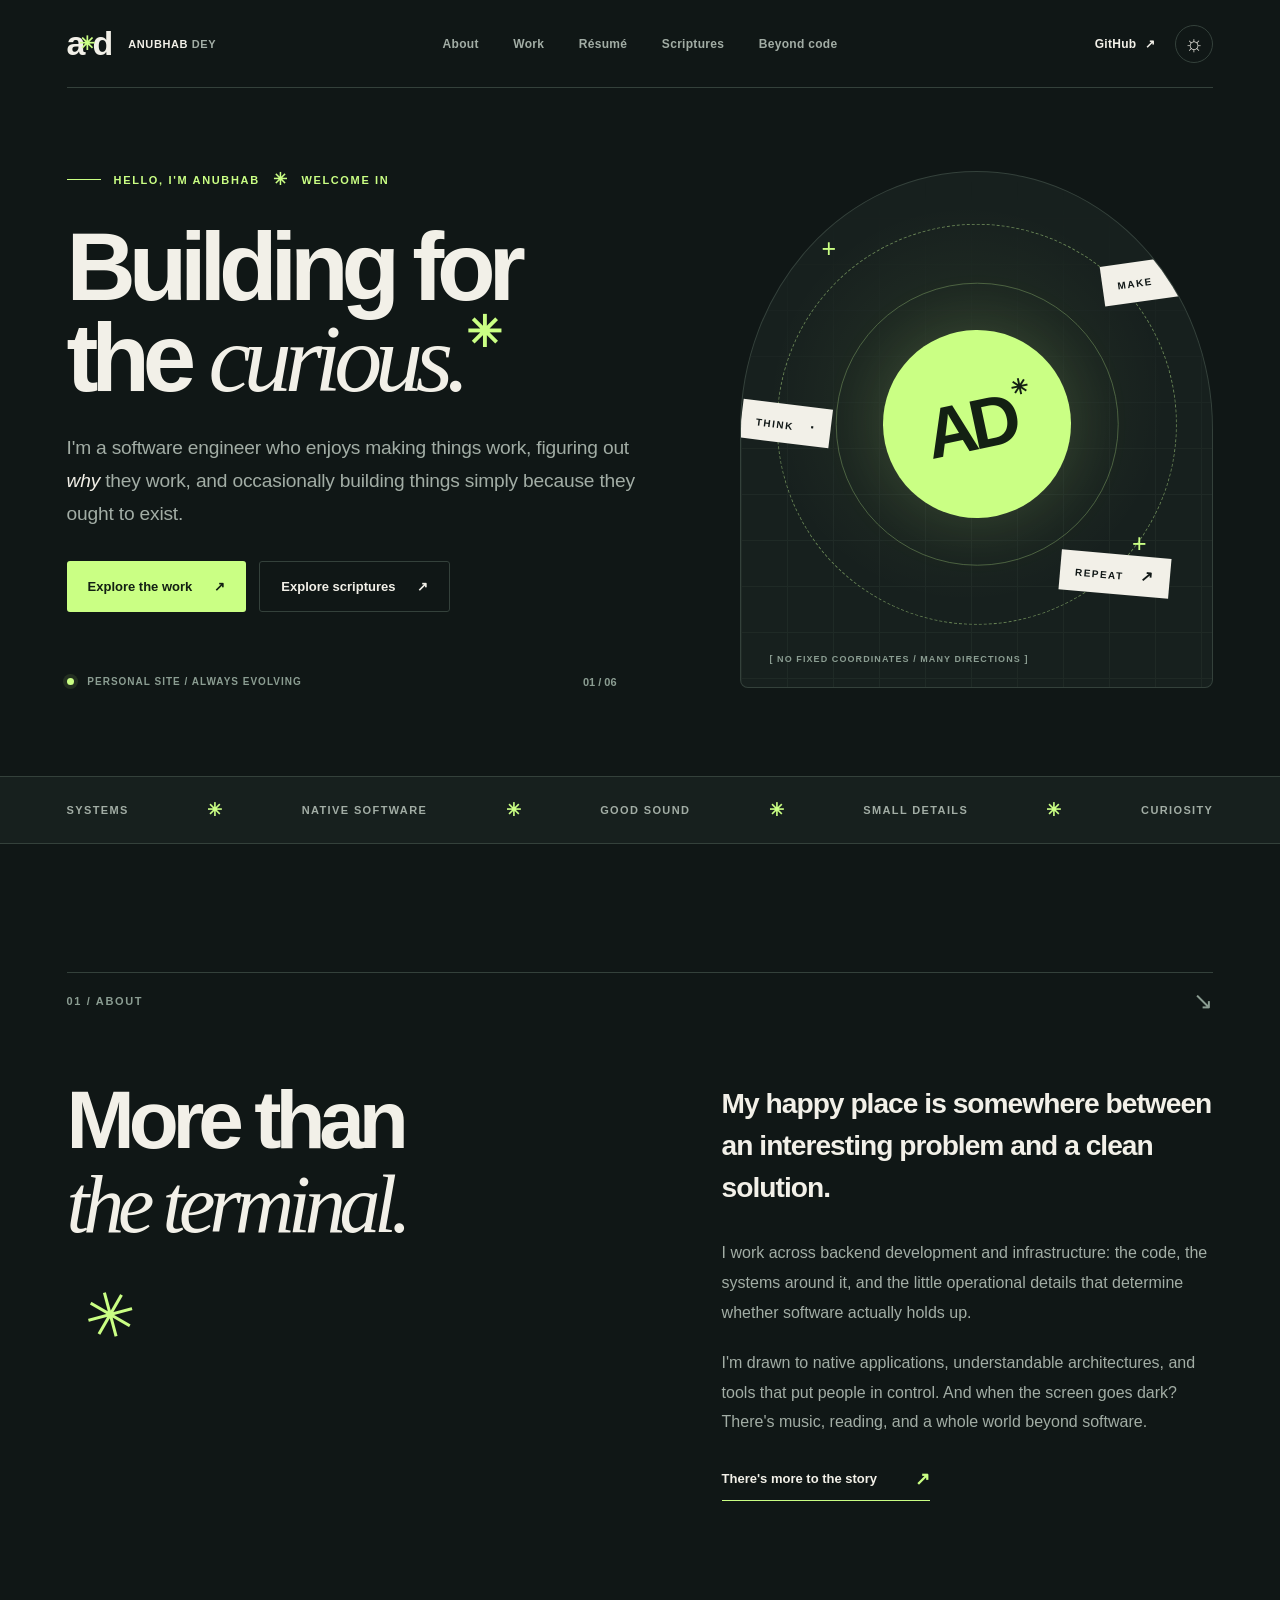
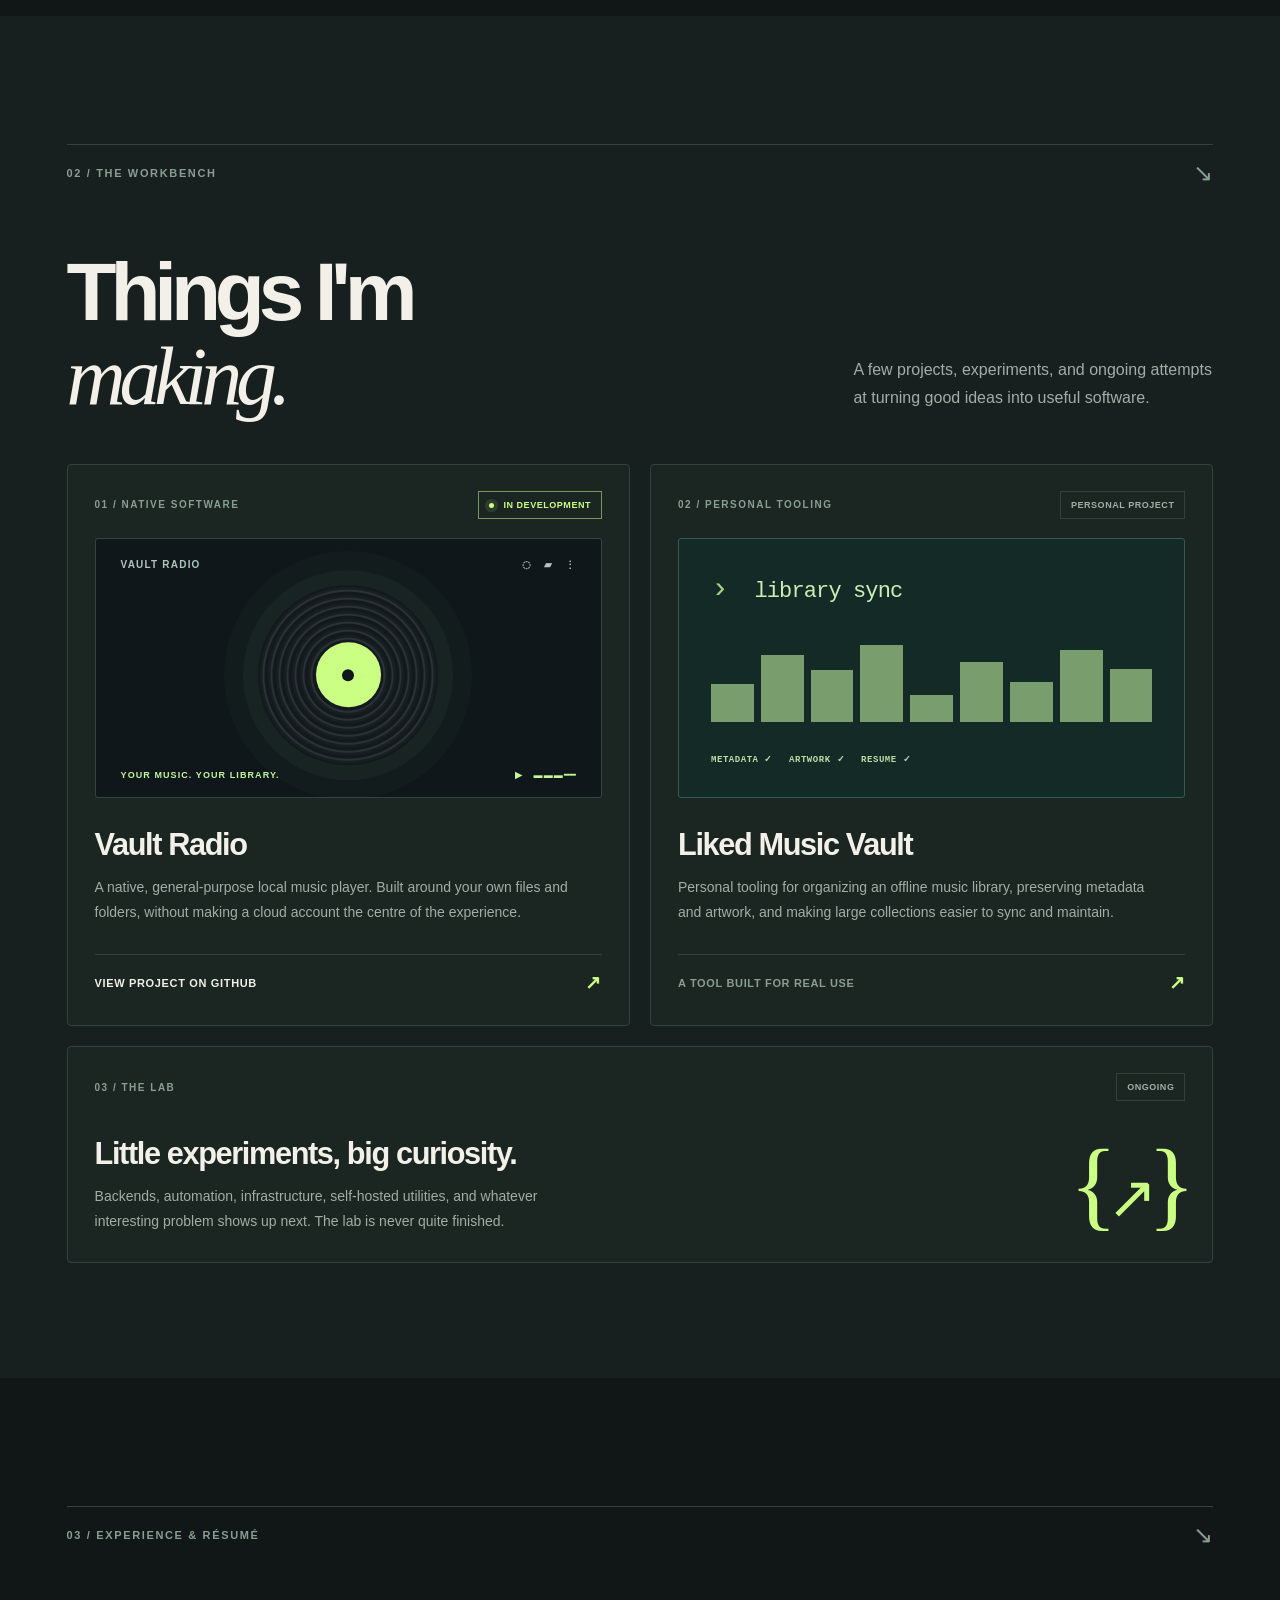
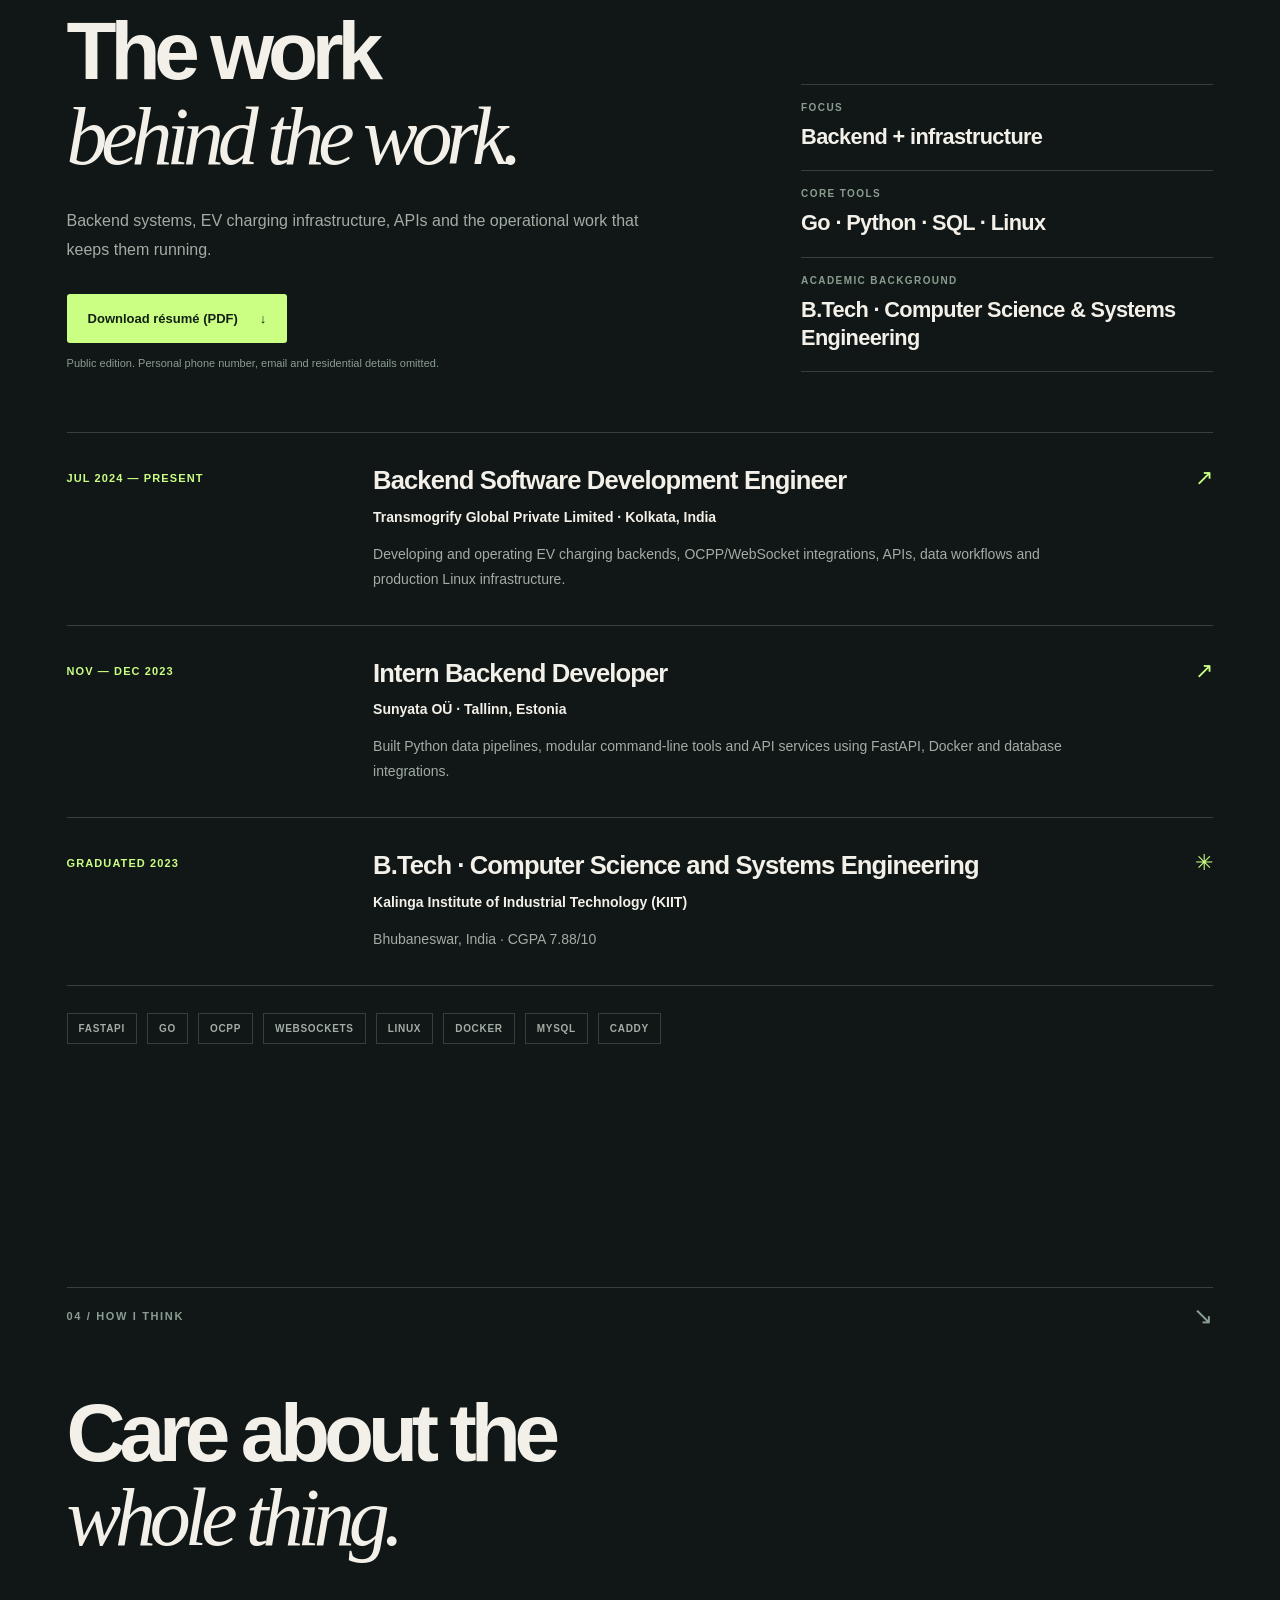
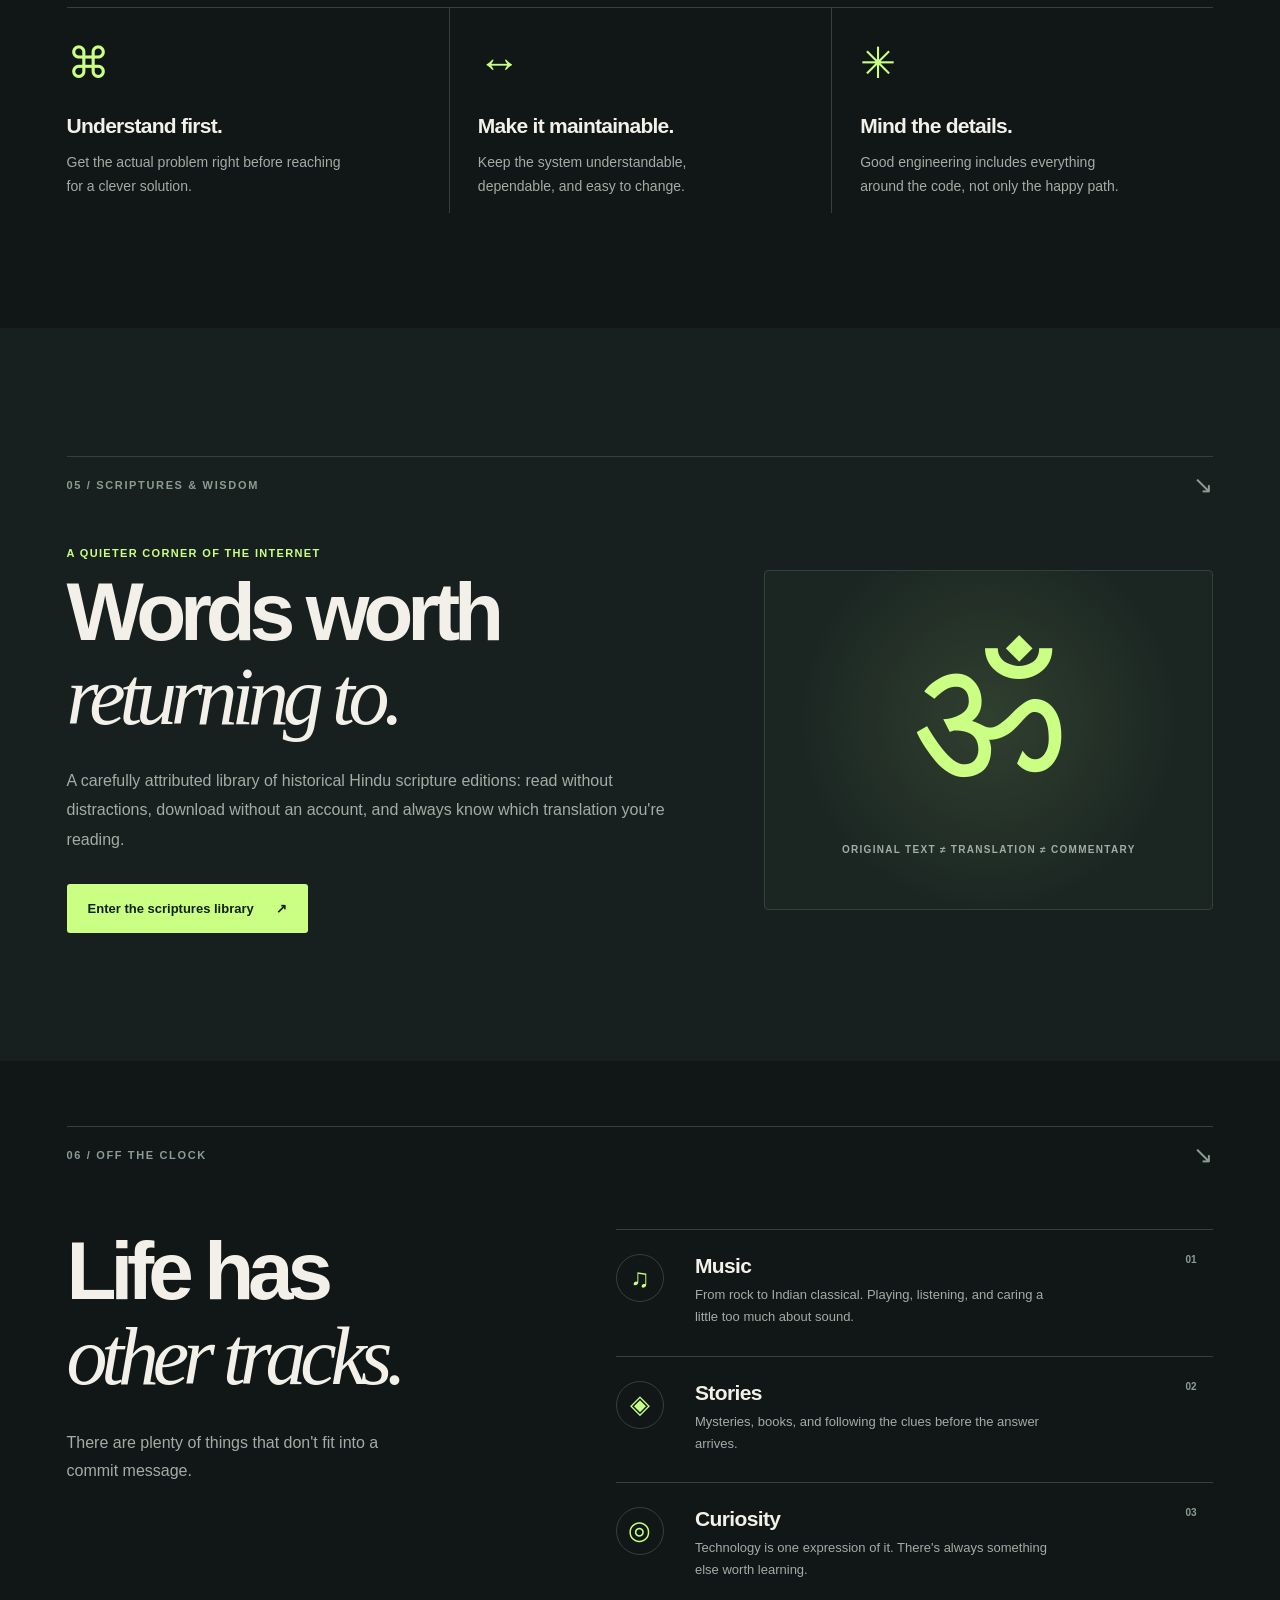
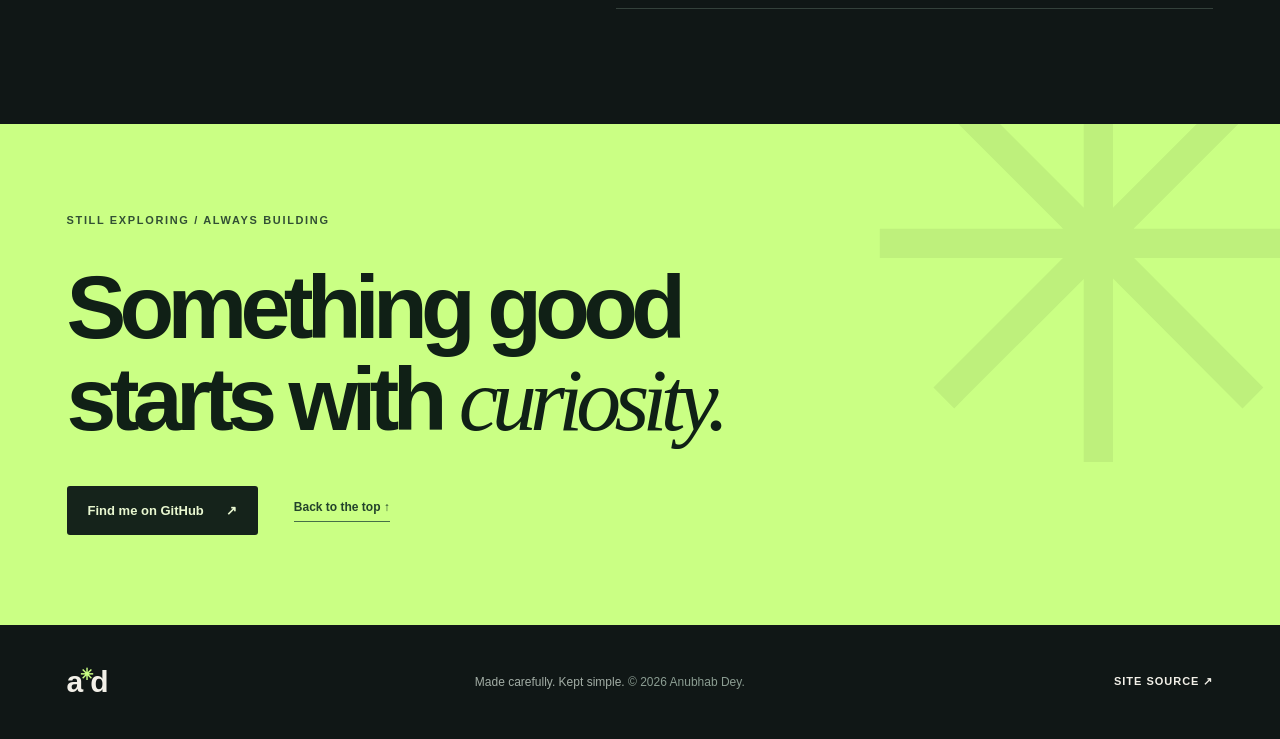
<file: index.html>
<!doctype html>
<html lang="en" data-theme="dark">
<head>
  <meta charset="utf-8">
  <meta name="viewport" content="width=device-width, initial-scale=1">
  <meta name="color-scheme" content="dark light">
  <meta name="theme-color" content="#101716">
  <meta name="description" content="The personal space of Anubhab Dey: software engineering, native tools, experiments, music, and the interesting things in between.">
  <meta name="author" content="Anubhab Dey">
  <meta property="og:type" content="website">
  <meta property="og:title" content="Anubhab Dey — Building for the curious">
  <meta property="og:description" content="Software, experiments, music, and a little bit of everything else.">
  <meta property="og:url" content="https://anubhabdey.in/">
  <meta property="og:image" content="https://anubhabdey.in/assets/social-card.png">
  <meta property="og:image:width" content="1200">
  <meta property="og:image:height" content="630">
  <meta name="twitter:card" content="summary_large_image">
  <link rel="canonical" href="https://anubhabdey.in/">
  <link rel="icon" href="/assets/favicon.svg" type="image/svg+xml">
  <link rel="stylesheet" href="/assets/styles.css">
  <script>
    try { const theme = localStorage.getItem('ad-theme'); if (theme === 'light' || theme === 'dark') document.documentElement.dataset.theme = theme; } catch (_) {}
  </script>
  <script src="/assets/site.js" defer></script>
  <script type="application/ld+json">{"@context":"https://schema.org","@type":"Person","name":"Anubhab Dey","url":"https://anubhabdey.in/","sameAs":["https://github.com/Anubhab-Dey"],"jobTitle":"Software Engineer"}</script>
  <title>Anubhab Dey | Software, sound & curiosity</title>
</head>
<body>
  <a class="skip-link" href="#main">Skip to content</a>
  <div class="page-shell">
    <header class="site-header" id="top">
      <a class="brand" href="#top" aria-label="Anubhab Dey, back to top">
        <span class="brand-mark" aria-hidden="true">a<span class="brand-spark">✳</span>d</span>
        <span class="brand-name">ANUBHAB <span>DEY</span></span>
      </a>
      <nav class="main-nav" aria-label="Primary navigation">
        <a href="#about">About</a>
        <a href="#work">Work</a>
        <a href="#resume">Résumé</a>
        <a href="/scriptures/">Scriptures</a>
        <a href="#interests">Beyond code</a>
      </nav>
      <div class="header-actions">
        <a class="github-link" href="https://github.com/Anubhab-Dey" target="_blank" rel="noopener noreferrer" aria-label="Visit Anubhab Dey on GitHub (opens in a new tab)">GitHub <span aria-hidden="true">↗</span></a>
        <button class="theme-toggle" type="button" data-theme-toggle aria-label="Switch to light theme" title="Switch color theme"><span data-theme-icon aria-hidden="true">☼</span></button>
      </div>
    </header>

    <main id="main">
      <section class="hero section-wrap" aria-labelledby="hero-title">
        <div class="hero-main">
          <p class="eyebrow"><span class="eyebrow-line"></span> HELLO, I'M ANUBHAB <span class="eyebrow-dot" aria-hidden="true">✳</span> WELCOME IN</p>
          <h1 id="hero-title">Building for<br>the <em>curious.</em><span class="title-period">✳</span></h1>
          <p class="hero-description">I'm a software engineer who enjoys making things work, figuring out <em>why</em> they work, and occasionally building things simply because they ought to exist.</p>
          <div class="hero-actions">
            <a class="button button-primary" href="#work">Explore the work <span aria-hidden="true">↗</span></a>
            <a class="button button-quiet" href="/scriptures/">Explore scriptures <span aria-hidden="true">↗</span></a>
          </div>
          <div class="hero-lower">
            <span class="little-signal"><span class="signal-light"></span> PERSONAL SITE / ALWAYS EVOLVING</span>
            <span class="hero-index">01 / 06</span>
          </div>
        </div>
        <div class="hero-art" aria-label="Decorative abstract illustration of connected ideas" role="img">
          <div class="art-grid"></div>
          <div class="art-orbit art-orbit-outer"></div>
          <div class="art-orbit art-orbit-inner"></div>
          <div class="art-core"><span>AD<span class="art-core-star">✳</span></span></div>
          <span class="orbit-tag orbit-tag-top">MAKE <span>↗</span></span>
          <span class="orbit-tag orbit-tag-left">THINK <span>·</span></span>
          <span class="orbit-tag orbit-tag-bottom">REPEAT <span>↗</span></span>
          <div class="art-coordinate">[ NO FIXED COORDINATES / MANY DIRECTIONS ]</div>
          <span class="art-cross art-cross-a" aria-hidden="true">+</span>
          <span class="art-cross art-cross-b" aria-hidden="true">+</span>
        </div>
      </section>

      <div class="ticker" aria-label="Things I care about">
        <div class="ticker-inner">
          <span>SYSTEMS</span><span class="ticker-star" aria-hidden="true">✳</span><span>NATIVE SOFTWARE</span><span class="ticker-star" aria-hidden="true">✳</span><span>GOOD SOUND</span><span class="ticker-star" aria-hidden="true">✳</span><span>SMALL DETAILS</span><span class="ticker-star" aria-hidden="true">✳</span><span>CURIOSITY</span>
        </div>
      </div>

      <section class="section-wrap about-section" id="about" aria-labelledby="about-title">
        <div class="section-top"><span class="section-number">01 / ABOUT</span><span class="section-corner" aria-hidden="true">↘</span></div>
        <div class="about-grid">
          <div>
            <h2 id="about-title">More than<br><em>the terminal.</em></h2>
            <div class="asterisk-badge" aria-hidden="true">✳</div>
          </div>
          <div class="about-copy">
            <p class="lead">My happy place is somewhere between an interesting problem and a clean solution.</p>
            <p>I work across backend development and infrastructure: the code, the systems around it, and the little operational details that determine whether software actually holds up.</p>
            <p>I'm drawn to native applications, understandable architectures, and tools that put people in control. And when the screen goes dark? There's music, reading, and a whole world beyond software.</p>
            <a class="text-link" href="#interests">There's more to the story <span aria-hidden="true">↗</span></a>
          </div>
        </div>
      </section>

      <section class="section-wrap work-section" id="work" aria-labelledby="work-title">
        <div class="section-top"><span class="section-number">02 / THE WORKBENCH</span><span class="section-corner" aria-hidden="true">↘</span></div>
        <div class="work-heading">
          <h2 id="work-title">Things I'm<br><em>making.</em></h2>
          <p>A few projects, experiments, and ongoing attempts at turning good ideas into useful software.</p>
        </div>
        <div class="project-grid">
          <article class="project-card project-featured">
            <div class="project-top"><span class="project-category">01 / NATIVE SOFTWARE</span><span class="status-pill"><span class="status-dot"></span> IN DEVELOPMENT</span></div>
            <div class="project-visual player-visual" aria-hidden="true">
              <div class="player-topline"><span>VAULT RADIO</span><span>◌ &nbsp; ▰ &nbsp; ⋮</span></div>
              <div class="record-art"><span class="record-center"></span></div>
              <div class="player-bottomline"><span>YOUR MUSIC. YOUR LIBRARY.</span><span>▶ &nbsp; ▬▬▬━━</span></div>
            </div>
            <div class="project-content">
              <h3>Vault Radio</h3>
              <p>A native, general-purpose local music player. Built around your own files and folders, without making a cloud account the centre of the experience.</p>
              <a class="project-link" href="https://github.com/Anubhab-Dey/vault-radio" target="_blank" rel="noopener noreferrer">View project on GitHub <span aria-hidden="true">↗</span></a>
            </div>
          </article>
          <article class="project-card">
            <div class="project-top"><span class="project-category">02 / PERSONAL TOOLING</span><span class="status-pill status-neutral">PERSONAL PROJECT</span></div>
            <div class="project-visual vault-visual" aria-hidden="true">
              <div class="code-line"><span class="code-caret">›</span> library sync</div>
              <div class="sync-bars"><span></span><span></span><span></span><span></span><span></span><span></span><span></span><span></span><span></span></div>
              <div class="visual-footer"><span>METADATA ✓</span><span>ARTWORK ✓</span><span>RESUME ✓</span></div>
            </div>
            <div class="project-content">
              <h3>Liked Music Vault</h3>
              <p>Personal tooling for organizing an offline music library, preserving metadata and artwork, and making large collections easier to sync and maintain.</p>
              <span class="project-no-link">A TOOL BUILT FOR REAL USE <span aria-hidden="true">↗</span></span>
            </div>
          </article>
          <article class="project-card project-wide">
            <div class="project-top"><span class="project-category">03 / THE LAB</span><span class="status-pill status-neutral">ONGOING</span></div>
            <div class="wide-card-body">
              <div>
                <h3>Little experiments, big curiosity.</h3>
                <p>Backends, automation, infrastructure, self-hosted utilities, and whatever interesting problem shows up next. The lab is never quite finished.</p>
              </div>
              <div class="lab-glyph" aria-hidden="true">{<span>↗</span>}</div>
            </div>
          </article>
        </div>
      </section>

      <section class="section-wrap resume-section" id="resume" aria-labelledby="resume-title">
        <div class="section-top"><span class="section-number">03 / EXPERIENCE &amp; RÉSUMÉ</span><span class="section-corner" aria-hidden="true">↘</span></div>
        <div class="resume-intro">
          <div>
            <h2 id="resume-title">The work<br><em>behind the work.</em></h2>
            <p class="resume-subtitle">Backend systems, EV charging infrastructure, APIs and the operational work that keeps them running.</p>
            <a class="button button-primary resume-download" href="/assets/Anubhab_Dey_Public_Resume.pdf" download="Anubhab_Dey_Resume.pdf" type="application/pdf">Download résumé (PDF) <span aria-hidden="true">↓</span></a>
            <p class="resume-privacy">Public edition. Personal phone number, email and residential details omitted.</p>
          </div>
          <div class="resume-facts" aria-label="Professional profile highlights">
            <div><span class="fact-label">FOCUS</span><strong>Backend + infrastructure</strong></div>
            <div><span class="fact-label">CORE TOOLS</span><strong>Go · Python · SQL · Linux</strong></div>
            <div><span class="fact-label">ACADEMIC BACKGROUND</span><strong>B.Tech · Computer Science &amp; Systems Engineering</strong></div>
          </div>
        </div>
        <div class="experience-timeline" aria-label="Professional experience">
          <article class="experience-entry">
            <div class="experience-when">JUL 2024 — PRESENT</div>
            <div class="experience-what">
              <h3>Backend Software Development Engineer</h3>
              <p class="experience-org">Transmogrify Global Private Limited · Kolkata, India</p>
              <p>Developing and operating EV charging backends, OCPP/WebSocket integrations, APIs, data workflows and production Linux infrastructure.</p>
            </div>
            <span class="experience-marker" aria-hidden="true">↗</span>
          </article>
          <article class="experience-entry">
            <div class="experience-when">NOV — DEC 2023</div>
            <div class="experience-what">
              <h3>Intern Backend Developer</h3>
              <p class="experience-org">Sunyata OÜ · Tallinn, Estonia</p>
              <p>Built Python data pipelines, modular command-line tools and API services using FastAPI, Docker and database integrations.</p>
            </div>
            <span class="experience-marker" aria-hidden="true">↗</span>
          </article>
          <article class="experience-entry experience-education">
            <div class="experience-when">GRADUATED 2023</div>
            <div class="experience-what">
              <h3>B.Tech · Computer Science and Systems Engineering</h3>
              <p class="experience-org">Kalinga Institute of Industrial Technology (KIIT)</p>
              <p>Bhubaneswar, India · CGPA 7.88/10</p>
            </div>
            <span class="experience-marker" aria-hidden="true">✳</span>
          </article>
        </div>
        <div class="resume-skillbar" aria-label="Selected skills">
          <span>FASTAPI</span><span>GO</span><span>OCPP</span><span>WEBSOCKETS</span><span>LINUX</span><span>DOCKER</span><span>MYSQL</span><span>CADDY</span>
        </div>
      </section>

      <section class="section-wrap philosophy-section" id="approach" aria-labelledby="approach-title">
        <div class="section-top"><span class="section-number">04 / HOW I THINK</span><span class="section-corner" aria-hidden="true">↘</span></div>
        <h2 id="approach-title">Care about the<br><em>whole thing.</em></h2>
        <div class="principles-grid">
          <div class="principle"><span class="principle-icon" aria-hidden="true">⌘</span><h3>Understand first.</h3><p>Get the actual problem right before reaching for a clever solution.</p></div>
          <div class="principle"><span class="principle-icon" aria-hidden="true">↔</span><h3>Make it maintainable.</h3><p>Keep the system understandable, dependable, and easy to change.</p></div>
          <div class="principle"><span class="principle-icon" aria-hidden="true">✳</span><h3>Mind the details.</h3><p>Good engineering includes everything around the code, not only the happy path.</p></div>
        </div>
      </section>

      <section class="section-wrap scripture-feature" id="scriptures" aria-labelledby="scriptures-title">
        <div class="section-top"><span class="section-number">05 / SCRIPTURES &amp; WISDOM</span><span class="section-corner" aria-hidden="true">↘</span></div>
        <div class="scripture-feature-grid">
          <div>
            <p class="scripture-kicker">A QUIETER CORNER OF THE INTERNET</p>
            <h2 id="scriptures-title">Words worth<br><em>returning to.</em></h2>
            <p>A carefully attributed library of historical Hindu scripture editions: read without distractions, download without an account, and always know which translation you're reading.</p>
            <a class="button button-primary" href="/scriptures/">Enter the scriptures library <span aria-hidden="true">↗</span></a>
          </div>
          <div class="scripture-feature-art" aria-hidden="true"><div class="scripture-glyph">ॐ</div><span>ORIGINAL TEXT ≠ TRANSLATION ≠ COMMENTARY</span></div>
        </div>
      </section>

      <section class="section-wrap interests-section" id="interests" aria-labelledby="interests-title">
        <div class="section-top"><span class="section-number">06 / OFF THE CLOCK</span><span class="section-corner" aria-hidden="true">↘</span></div>
        <div class="interests-grid">
          <div class="interests-intro">
            <h2 id="interests-title">Life has<br><em>other tracks.</em></h2>
            <p>There are plenty of things that don't fit into a commit message.</p>
          </div>
          <div class="interests-cards">
            <div class="interest-card"><span class="interest-icon" aria-hidden="true">♫</span><div><h3>Music</h3><p>From rock to Indian classical. Playing, listening, and caring a little too much about sound.</p></div><span class="interest-num">01</span></div>
            <div class="interest-card"><span class="interest-icon" aria-hidden="true">◈</span><div><h3>Stories</h3><p>Mysteries, books, and following the clues before the answer arrives.</p></div><span class="interest-num">02</span></div>
            <div class="interest-card"><span class="interest-icon" aria-hidden="true">◎</span><div><h3>Curiosity</h3><p>Technology is one expression of it. There's always something else worth learning.</p></div><span class="interest-num">03</span></div>
          </div>
        </div>
      </section>

      <section class="closing section-wrap" aria-labelledby="closing-title">
        <div class="closing-bg" aria-hidden="true">✳</div>
        <p class="eyebrow">STILL EXPLORING / ALWAYS BUILDING</p>
        <h2 id="closing-title">Something good<br>starts with <em>curiosity.</em></h2>
        <div class="closing-actions">
          <a class="button button-dark" href="https://github.com/Anubhab-Dey" target="_blank" rel="noopener noreferrer">Find me on GitHub <span aria-hidden="true">↗</span></a>
          <a class="closing-back" href="#top">Back to the top ↑</a>
        </div>
      </section>
    </main>

    <footer class="site-footer section-wrap">
      <a class="footer-signature" href="#top">a<span>✳</span>d</a>
      <p>Made carefully. Kept simple. <span>© <span id="copyright-year">2026</span> Anubhab Dey.</span></p>
      <a href="https://github.com/Anubhab-Dey/home" target="_blank" rel="noopener noreferrer" aria-label="View this website's source on GitHub">SITE SOURCE ↗</a>
    </footer>
  </div>
</body>
</html>
</file>
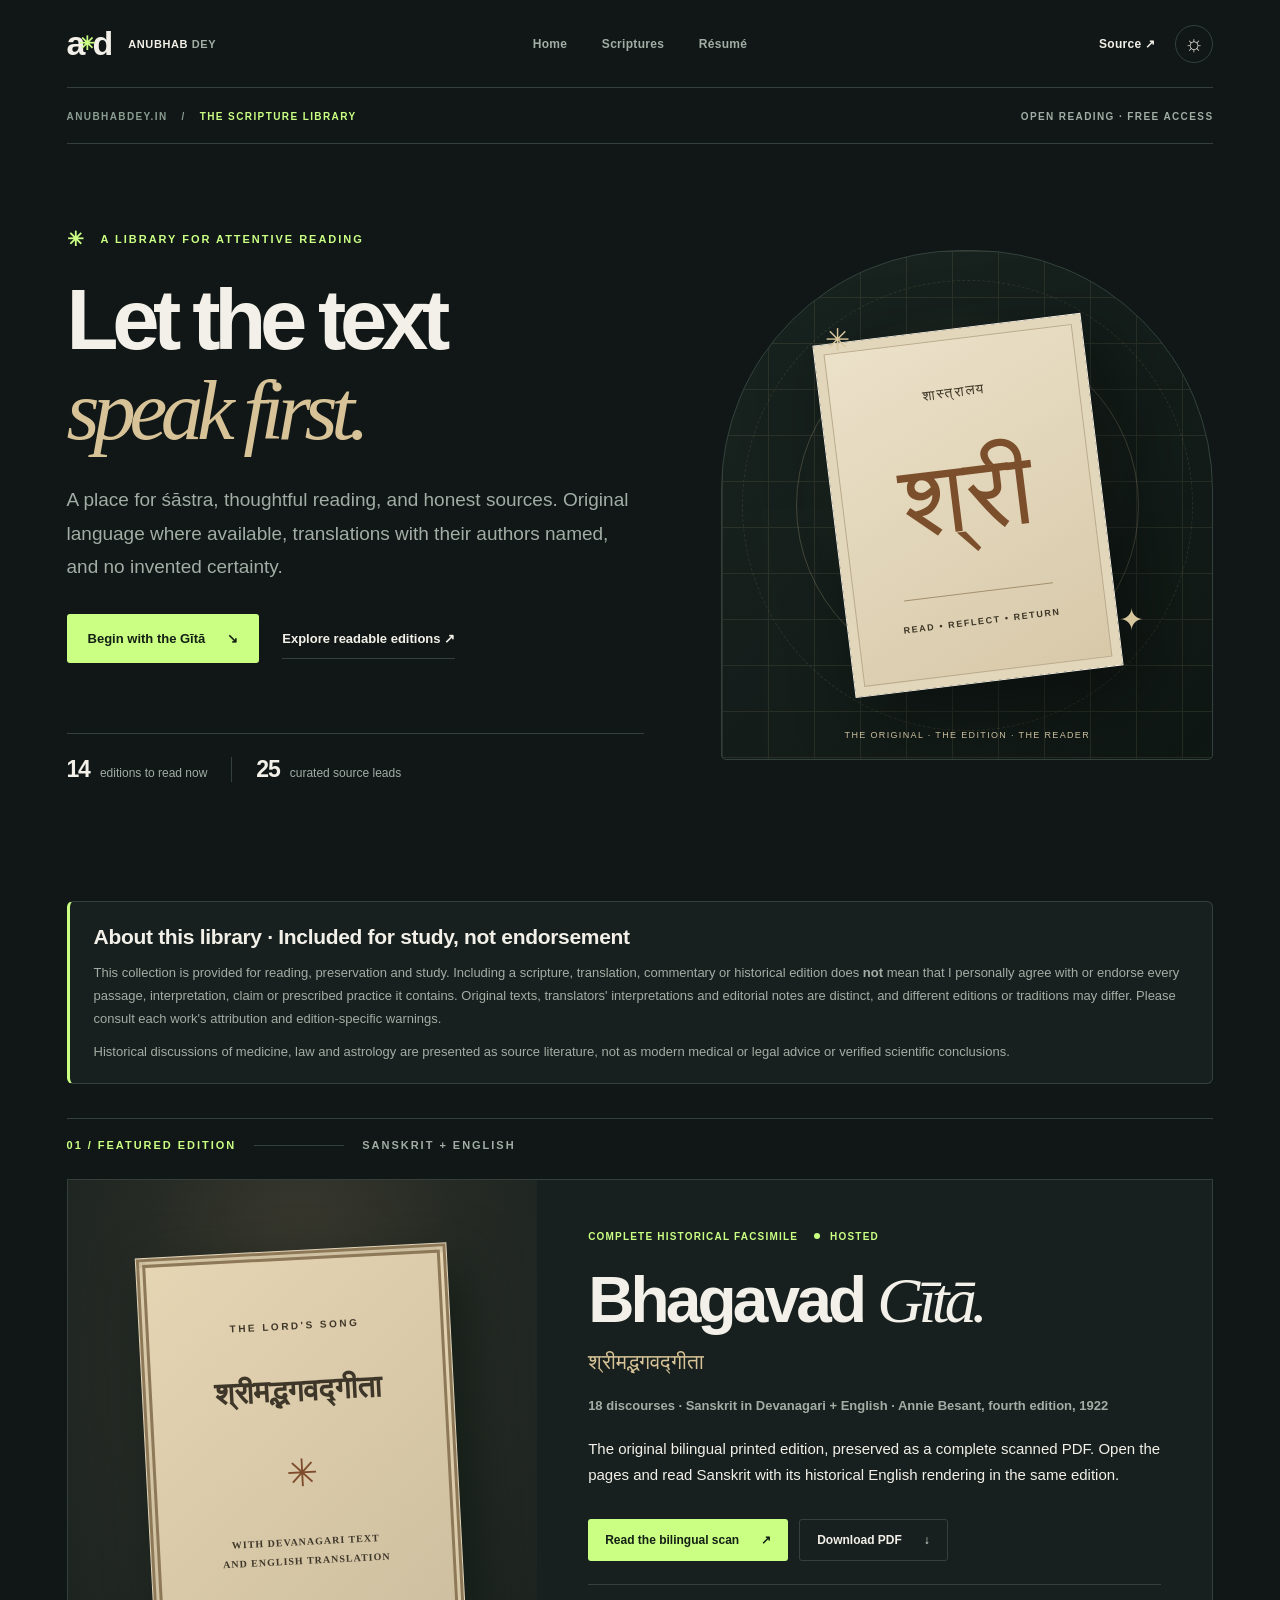
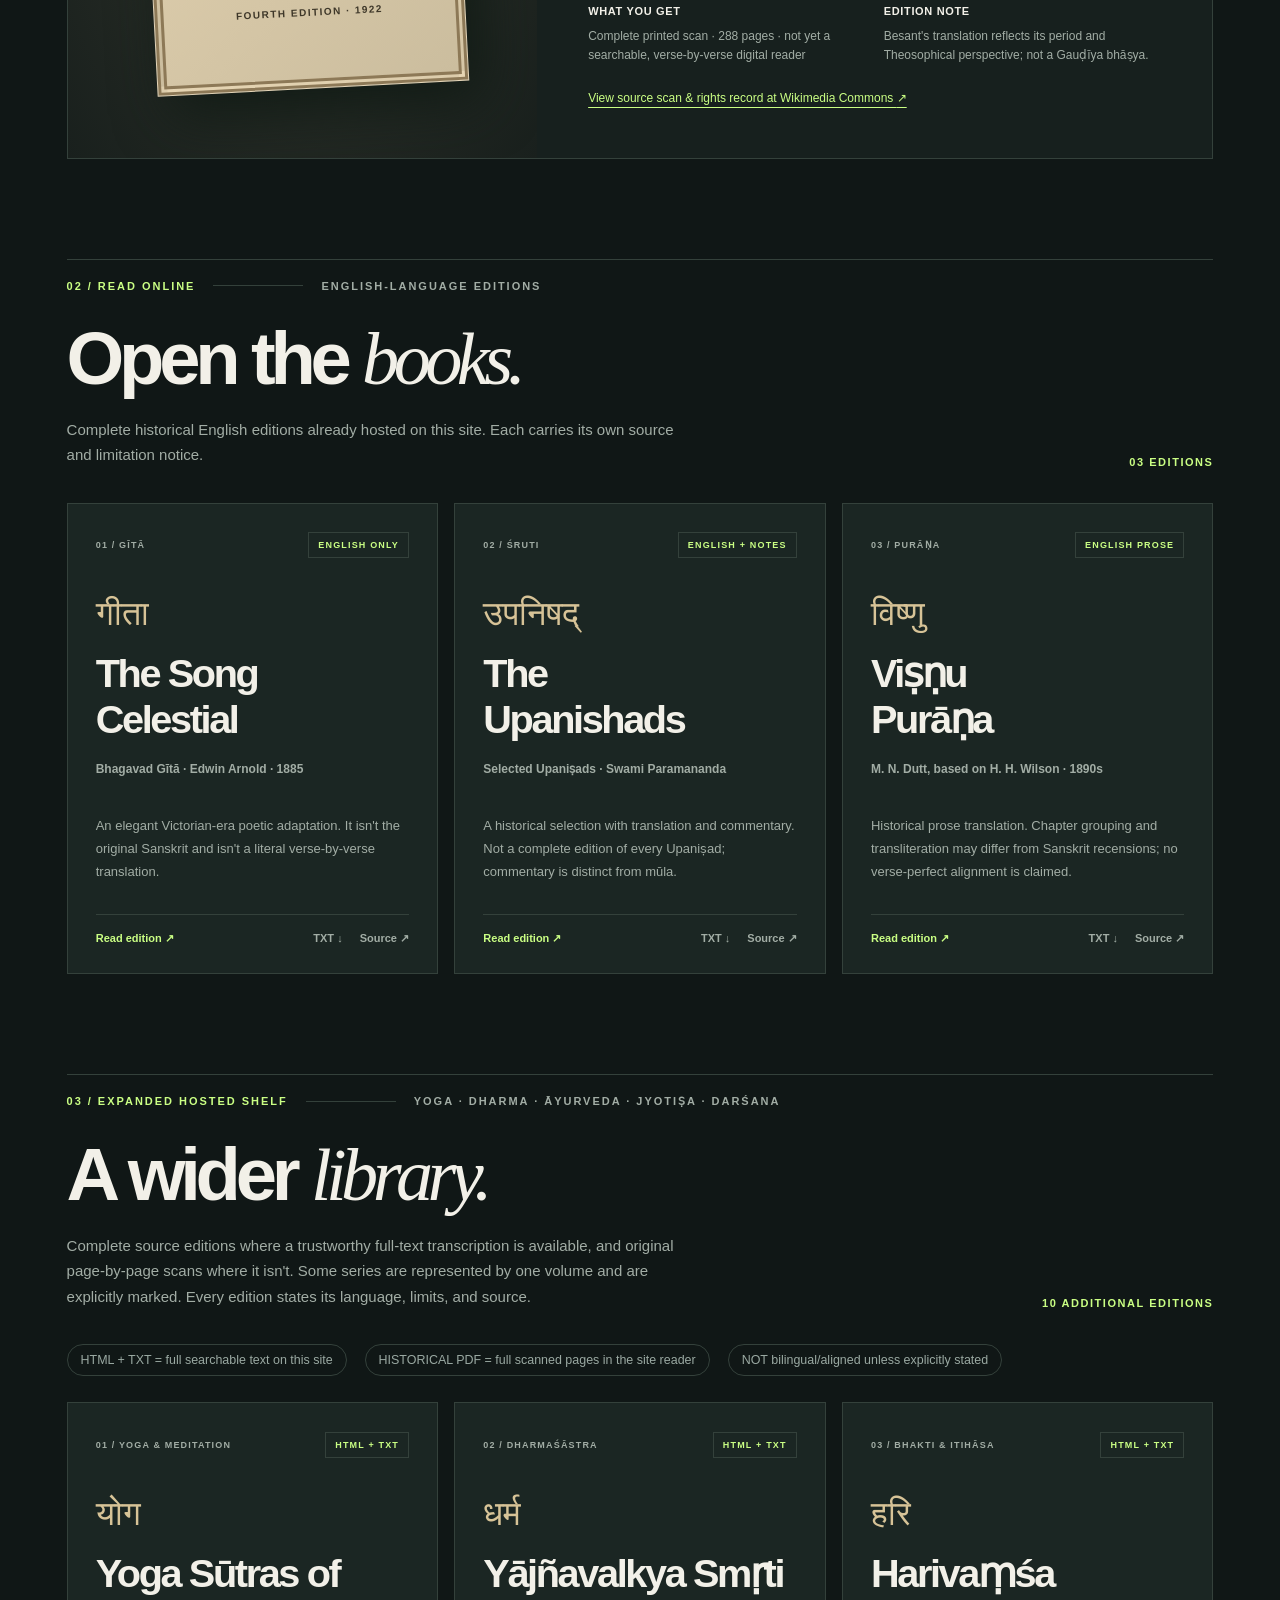
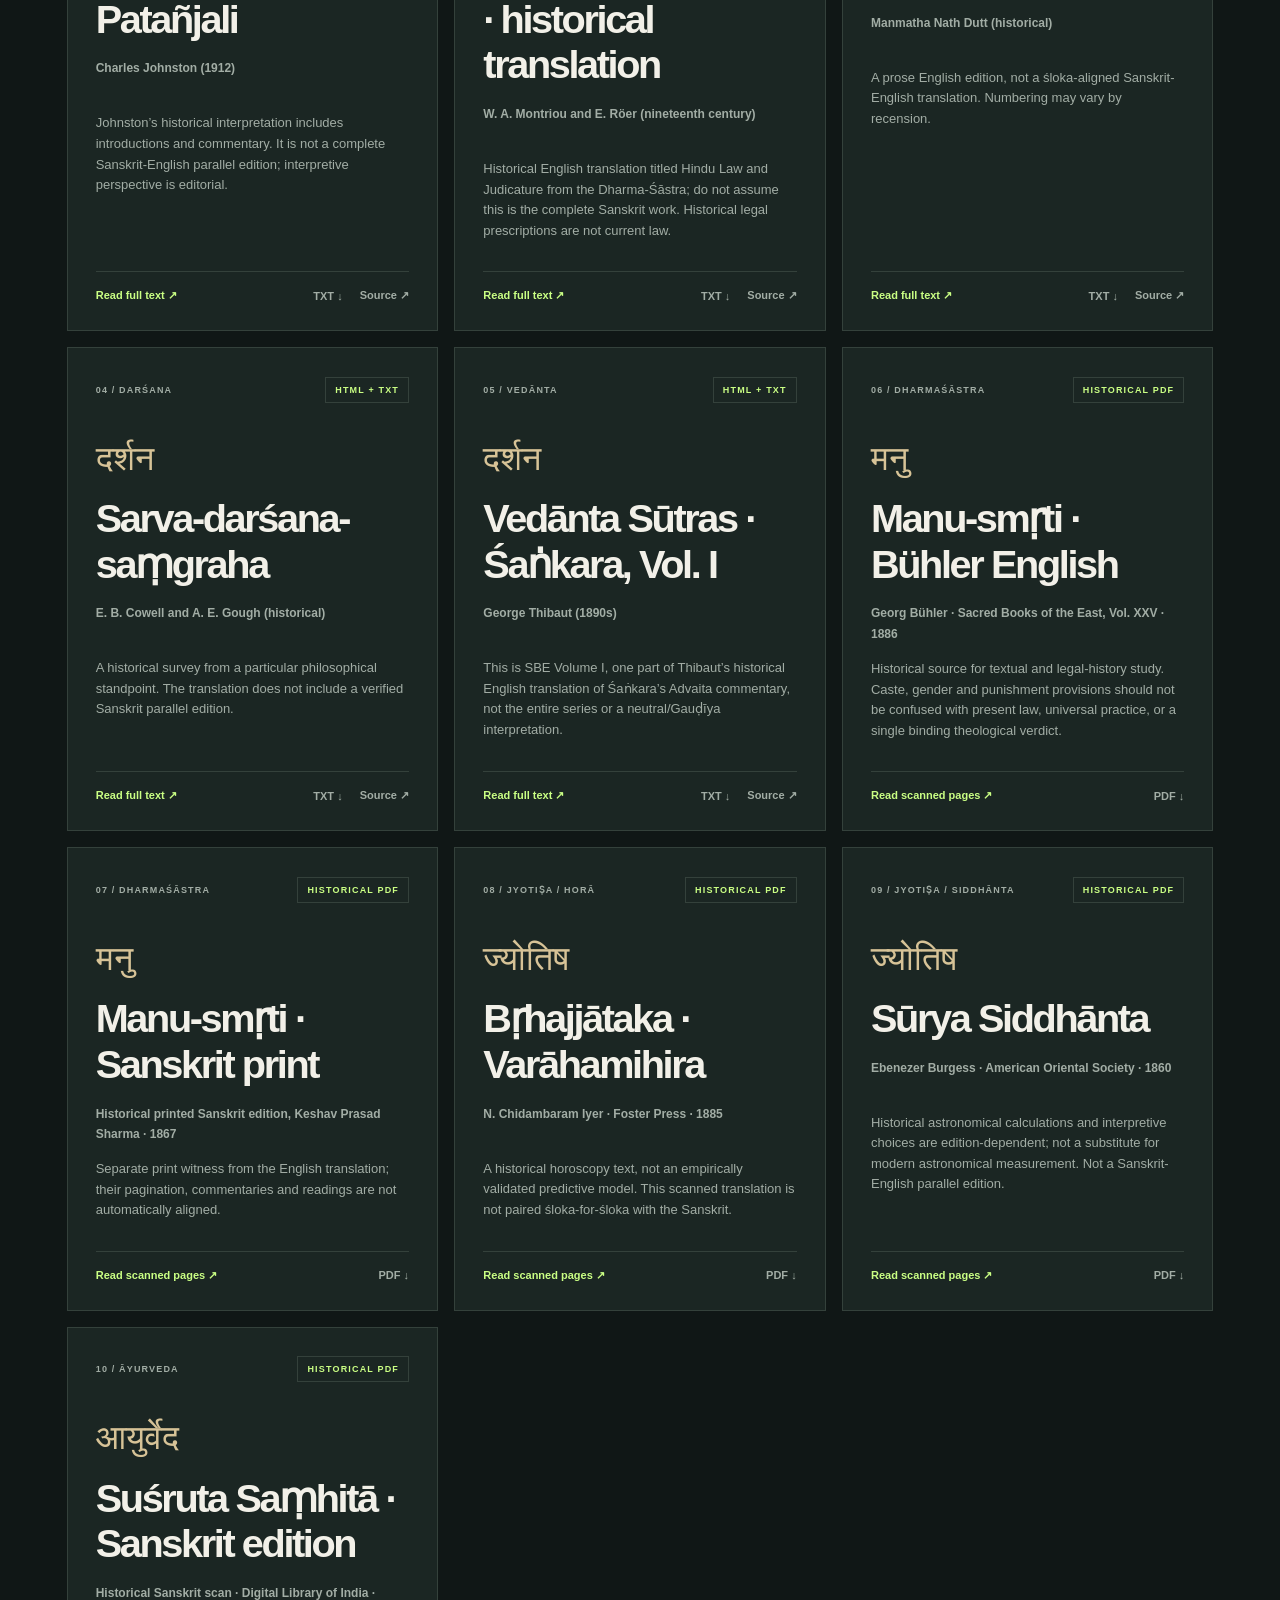
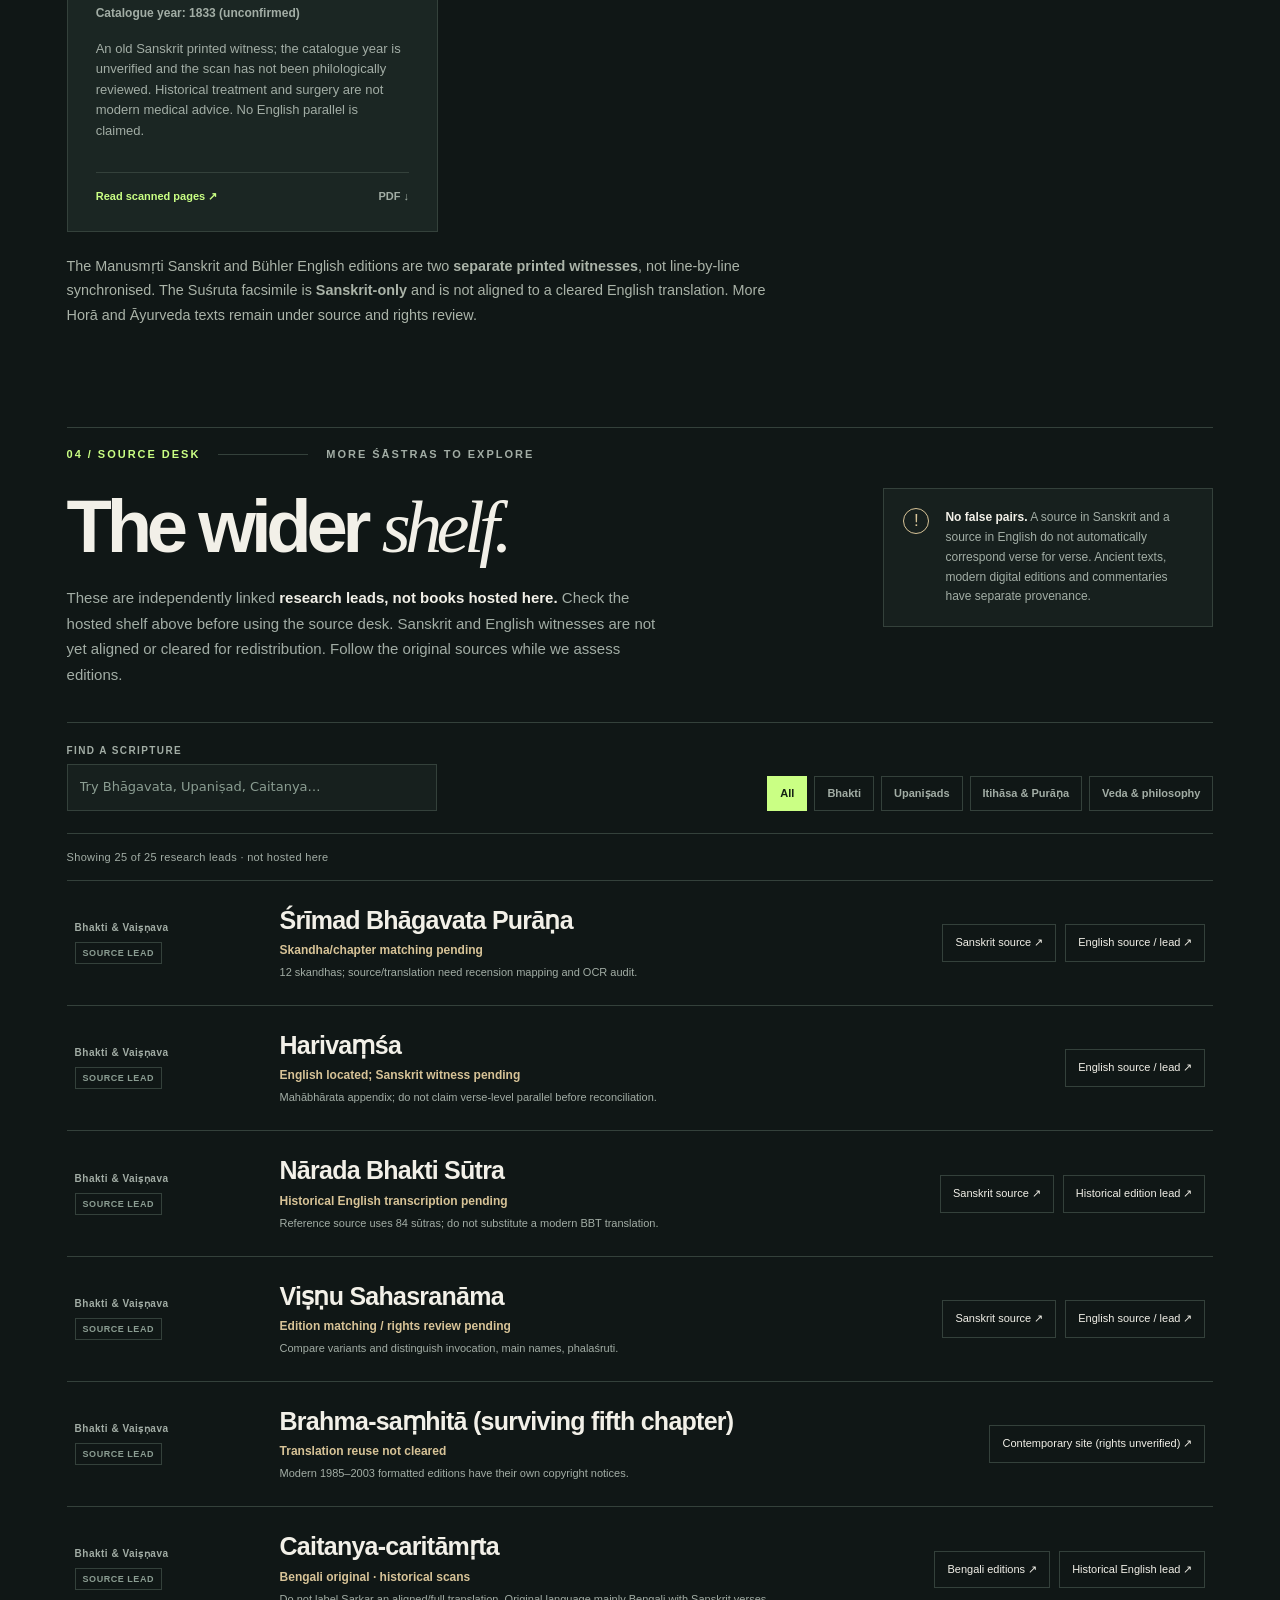
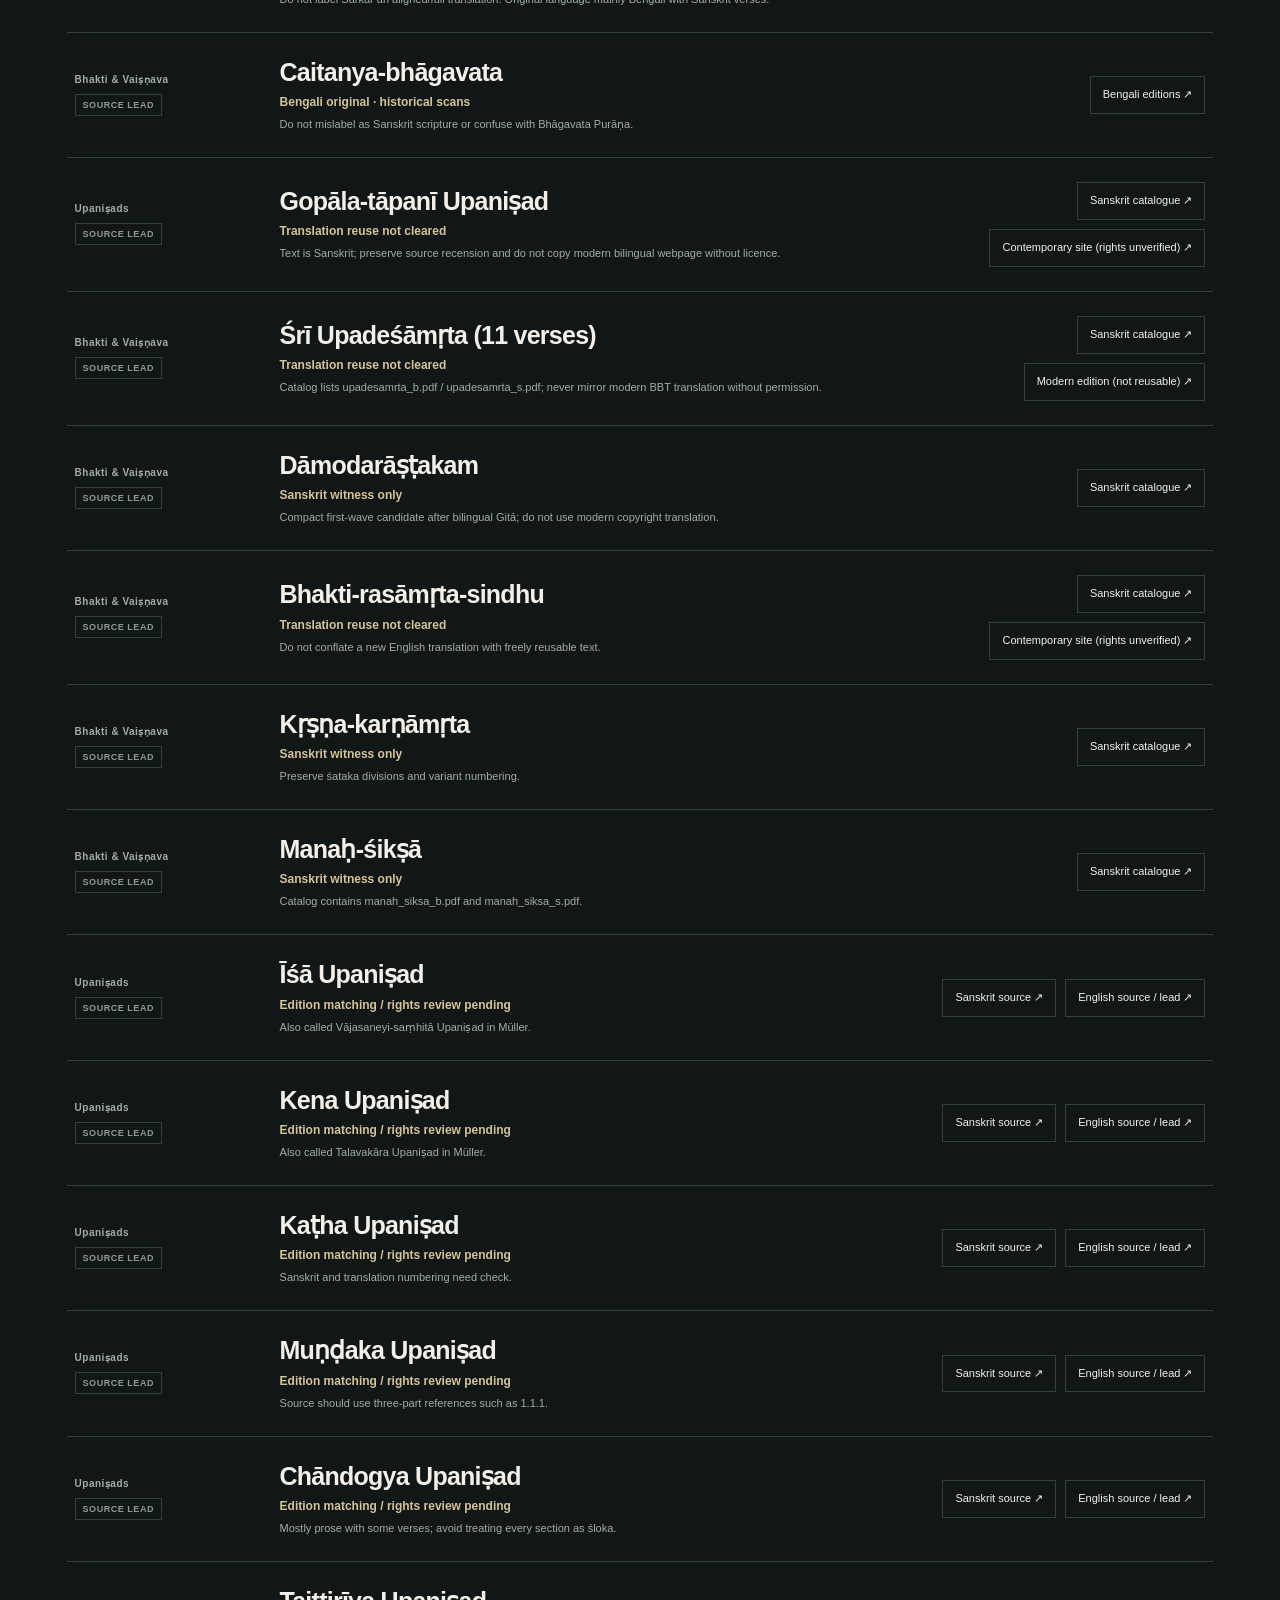
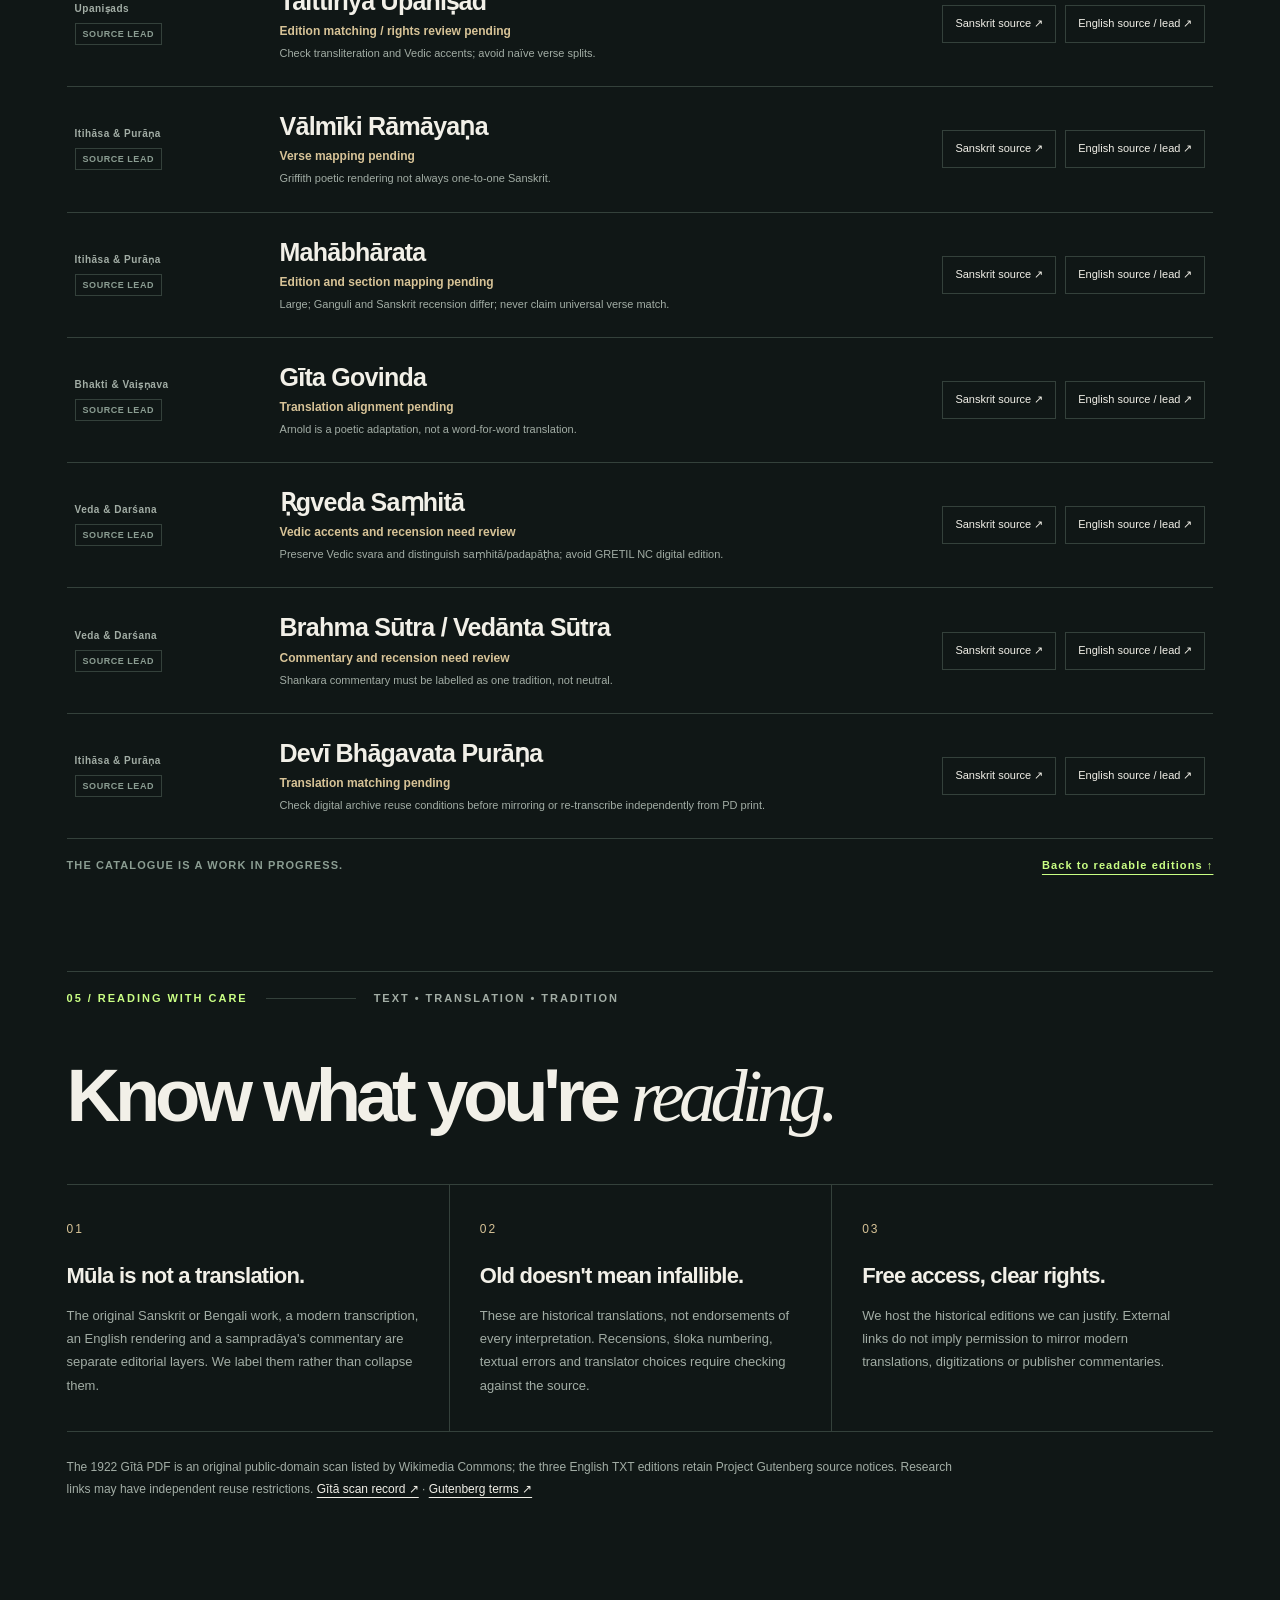
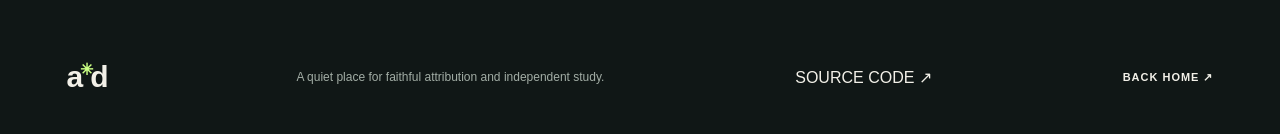
<file: scriptures/index.html>
<!doctype html>
<html lang="en" data-theme="dark">
<head>
  <meta charset="utf-8">
  <meta name="viewport" content="width=device-width, initial-scale=1">
  <meta name="color-scheme" content="dark light">
  <meta name="theme-color" content="#101716">
  <meta name="description" content="Scriptures at anubhabdey.in: a carefully attributed Sanskrit and English historical scans, readable editions, and a curated research shelf with explicit provenance and limitations.">
  <link rel="canonical" href="https://anubhabdey.in/scriptures/">
  <link rel="icon" href="/assets/favicon.svg" type="image/svg+xml">
  <link rel="stylesheet" href="/assets/styles.css">
  <link rel="stylesheet" href="/scriptures/library.css">
  <script>try{const t=localStorage.getItem('ad-theme');if(t==='light'||t==='dark')document.documentElement.dataset.theme=t}catch(_){}</script>
  <script src="/assets/site.js" defer></script>
  <script src="/scriptures/catalog.js" defer></script>
  <title>Scriptures — A reading library | Anubhab Dey</title>
</head>
<body class="scriptures-page">
<a class="skip-link" href="#main">Skip to library</a>
<div class="page-shell">
<header class="site-header">
 <a class="brand" href="/" aria-label="Anubhab Dey home"><span class="brand-mark">a<span class="brand-spark">✳</span>d</span><span class="brand-name">ANUBHAB <span>DEY</span></span></a>
 <nav class="main-nav" aria-label="Main navigation"><a href="/">Home</a><a href="/scriptures/" aria-current="page">Scriptures</a><a href="/#resume">Résumé</a></nav>
 <div class="header-actions"><a class="github-link" href="https://github.com/Anubhab-Dey/home" target="_blank" rel="noopener noreferrer">Source ↗</a><button class="theme-toggle" type="button" data-theme-toggle aria-label="Switch to light theme"><span data-theme-icon aria-hidden="true">☼</span></button></div>
</header>
<main class="library-shell" id="main">
 <div class="lib-location"><span>ANUBHABDEY.IN</span><span aria-hidden="true">/</span><strong>THE SCRIPTURE LIBRARY</strong><span class="lib-location-end">OPEN READING · FREE ACCESS</span></div>
 <section class="lib-hero" aria-labelledby="lib-hero-title">
  <div class="lib-hero-copy">
   <div class="lib-hero-eyebrow"><span class="lib-hero-ornament">✳</span> A LIBRARY FOR ATTENTIVE READING</div>
   <h1 id="lib-hero-title">Let the text<br><em>speak first.</em></h1>
   <p class="lib-hero-lead">A place for śāstra, thoughtful reading, and honest sources. Original language where available, translations with their authors named, and no invented certainty.</p>
   <div class="lib-hero-actions"><a class="button button-primary" href="#featured">Begin with the Gītā <span aria-hidden="true">↘</span></a><a class="lib-text-link" href="#reading-shelf">Explore readable editions <span aria-hidden="true">↗</span></a></div>
   <div class="lib-hero-foot"><span><strong>14</strong> editions to read now</span><span class="lib-hero-separator"></span><span><strong>25</strong> curated source leads</span></div>
  </div>
  <div class="lib-hero-art" aria-hidden="true"><div class="lib-orbit lib-orbit-one"></div><div class="lib-orbit lib-orbit-two"></div><div class="lib-manuscript"><div class="lib-manuscript-small">शास्त्रालय</div><div class="lib-manuscript-glyph">श्री</div><div class="lib-manuscript-line"></div><div class="lib-manuscript-script">READ • REFLECT • RETURN</div></div><div class="lib-orbit-point lib-orbit-point-a">✳</div><div class="lib-orbit-point lib-orbit-point-b">✦</div><div class="lib-hero-art-caption">THE ORIGINAL · THE EDITION · THE READER</div></div>
 </section>
 <aside class="scripture-editorial-note" id="library-editorial-note" aria-labelledby="library-editorial-heading">
  <h2 id="library-editorial-heading">About this library · Included for study, not endorsement</h2>
  <p>This collection is provided for reading, preservation and study. Including a scripture, translation, commentary or historical edition does <strong>not</strong> mean that I personally agree with or endorse every passage, interpretation, claim or prescribed practice it contains. Original texts, translators' interpretations and editorial notes are distinct, and different editions or traditions may differ. Please consult each work's attribution and edition-specific warnings.</p>
  <p>Historical discussions of medicine, law and astrology are presented as source literature, not as modern medical or legal advice or verified scientific conclusions.</p>
</aside>
<section class="lib-featured" id="featured" aria-labelledby="lib-featured-heading">
  <div class="lib-section-kicker"><span>01 / FEATURED EDITION</span><span class="lib-section-rule"></span><span>SANSKRIT + ENGLISH</span></div>
  <div class="lib-featured-card">
   <div class="lib-book-cover" aria-label="Decorative book cover for the Bhagavad Gita"><div class="lib-cover-frame"><span class="lib-cover-top">THE LORD'S SONG</span><span class="lib-cover-title" lang="sa">श्रीमद्भगवद्गीता</span><span class="lib-cover-rule">✳</span><span class="lib-cover-sub">WITH DEVANAGARI TEXT<br>AND ENGLISH TRANSLATION</span><span class="lib-cover-bottom">FOURTH EDITION · 1922</span></div></div>
   <div class="lib-feature-body"><div class="lib-feature-label">COMPLETE HISTORICAL FACSIMILE <span class="lib-status-dot" aria-hidden="true"></span> HOSTED</div>
    <h2 id="lib-featured-heading">Bhagavad <em>Gītā.</em></h2>
    <p class="lib-feature-native" lang="sa">श्रीमद्भगवद्गीता</p>
    <p class="lib-feature-sub">18 discourses · Sanskrit in Devanagari + English · Annie Besant, fourth edition, 1922</p>
    <p class="lib-feature-description">The original bilingual printed edition, preserved as a complete scanned PDF. Open the pages and read Sanskrit with its historical English rendering in the same edition.</p>
    <div class="lib-feature-buttons"><a class="button button-primary" href="/scriptures/books/bhagavad-gita-besant-1922.pdf" target="_blank" rel="noopener">Read the bilingual scan <span aria-hidden="true">↗</span></a><a class="button button-quiet" href="/scriptures/books/bhagavad-gita-besant-1922.pdf" download>Download PDF <span aria-hidden="true">↓</span></a></div>
    <div class="lib-feature-small"><div><b>What you get</b><span>Complete printed scan · 288 pages · not yet a searchable, verse-by-verse digital reader</span></div><div><b>Edition note</b><span>Besant's translation reflects its period and Theosophical perspective; not a Gauḍīya bhāṣya.</span></div></div>
    <a class="lib-provenance-link" href="https://commons.wikimedia.org/wiki/File:The_Bhagavad-Gita,_or,_-_The_Lord%27s_song_-_with_the_text_in_Devanagari_and_an_English_translation_(IA_bhagavadgitaorlo00besa).pdf" target="_blank" rel="noopener noreferrer">View source scan &amp; rights record at Wikimedia Commons <span aria-hidden="true">↗</span></a>
   </div>
  </div>
 </section>
 <section class="lib-read-shelf" id="reading-shelf" aria-labelledby="lib-shelf-heading">
  <div class="lib-section-kicker"><span>02 / READ ONLINE</span><span class="lib-section-rule"></span><span>ENGLISH-LANGUAGE EDITIONS</span></div>
  <div class="lib-section-heading"><div><h2 id="lib-shelf-heading">Open the <em>books.</em></h2><p>Complete historical English editions already hosted on this site. Each carries its own source and limitation notice.</p></div><span class="lib-aside-count">03 EDITIONS</span></div>
  <div class="lib-reading-grid">
   <article class="lib-reading-card"><div class="lib-reading-top"><span class="lib-edition-number">01 / GĪTĀ</span><span class="lib-availability">ENGLISH ONLY</span></div><div class="lib-book-sign" lang="sa">गीता</div><h3>The Song<br>Celestial</h3><p class="lib-translation-by">Bhagavad Gītā · Edwin Arnold · 1885</p><p class="lib-reading-summary">An elegant Victorian-era poetic adaptation. It isn't the original Sanskrit and isn't a literal verse-by-verse translation.</p><div class="lib-reading-actions"><a href="/scriptures/read/gita-arnold.html" class="lib-action-primary">Read edition ↗</a><a href="/scriptures/books/gita-arnold.txt" download>TXT ↓</a><a href="https://www.gutenberg.org/ebooks/2388" target="_blank" rel="noopener noreferrer">Source ↗</a></div></article>
   <article class="lib-reading-card"><div class="lib-reading-top"><span class="lib-edition-number">02 / ŚRUTI</span><span class="lib-availability">ENGLISH + NOTES</span></div><div class="lib-book-sign" lang="sa">उपनिषद्</div><h3>The<br>Upanishads</h3><p class="lib-translation-by">Selected Upaniṣads · Swami Paramananda</p><p class="lib-reading-summary">A historical selection with translation and commentary. Not a complete edition of every Upaniṣad; commentary is distinct from mūla.</p><div class="lib-reading-actions"><a href="/scriptures/read/upanishads-paramananda.html" class="lib-action-primary">Read edition ↗</a><a href="/scriptures/books/upanishads-paramananda.txt" download>TXT ↓</a><a href="https://www.gutenberg.org/ebooks/3283" target="_blank" rel="noopener noreferrer">Source ↗</a></div></article>
   <article class="lib-reading-card"><div class="lib-reading-top"><span class="lib-edition-number">03 / PURĀṆA</span><span class="lib-availability">ENGLISH PROSE</span></div><div class="lib-book-sign" lang="sa">विष्णु</div><h3>Viṣṇu<br>Purāṇa</h3><p class="lib-translation-by">M. N. Dutt, based on H. H. Wilson · 1890s</p><p class="lib-reading-summary">Historical prose translation. Chapter grouping and transliteration may differ from Sanskrit recensions; no verse-perfect alignment is claimed.</p><div class="lib-reading-actions"><a href="/scriptures/read/vishnu-purana-dutt.html" class="lib-action-primary">Read edition ↗</a><a href="/scriptures/books/vishnu-purana-dutt.txt" download>TXT ↓</a><a href="https://www.gutenberg.org/ebooks/66208" target="_blank" rel="noopener noreferrer">Source ↗</a></div></article>
  </div>
 </section>
 <section class="lib-read-shelf" id="expanded-books" aria-labelledby="expanded-books-heading">
 <div class="lib-section-kicker"><span>03 / EXPANDED HOSTED SHELF</span><span class="lib-section-rule"></span><span>YOGA · DHARMA · ĀYURVEDA · JYOTIṢA · DARŚANA</span></div>
 <div class="lib-section-heading"><div><h2 id="expanded-books-heading">A wider <em>library.</em></h2>
 <p>Complete source editions where a trustworthy full-text transcription is available, and original page-by-page scans where it isn't. Some series are represented by one volume and are explicitly marked. Every edition states its language, limits, and source.</p></div><span class="lib-aside-count">10 ADDITIONAL EDITIONS</span></div>
 <div class="v5-mode-key"><span>HTML + TXT = full searchable text on this site</span><span>HISTORICAL PDF = full scanned pages in the site reader</span><span>NOT bilingual/aligned unless explicitly stated</span></div>
 <div class="lib-reading-grid"><article class="lib-reading-card scripture-v5-card" data-category="yoga">
 <div class="lib-reading-top"><span class="lib-edition-number">01 / YOGA &amp; MEDITATION</span><span class="lib-availability">HTML + TXT</span></div>
 <div class="lib-book-sign" lang="sa">योग</div>
 <h3>Yoga Sūtras of Patañjali</h3><p class="lib-translation-by">Charles Johnston (1912)</p>
 <p class="lib-reading-summary">Johnston’s historical interpretation includes introductions and commentary. It is not a complete Sanskrit-English parallel edition; interpretive perspective is editorial.</p>
 <div class="lib-reading-actions"><a class="lib-action-primary" href="/scriptures/read/yoga-sutras-johnston.html">Read full text ↗</a><a href="/scriptures/books/yoga-sutras-johnston.txt" download>TXT ↓</a><a href="https://www.gutenberg.org/ebooks/2526" target="_blank" rel="noopener noreferrer">Source ↗</a></div></article>
<article class="lib-reading-card scripture-v5-card" data-category="dharma">
 <div class="lib-reading-top"><span class="lib-edition-number">02 / DHARMAŚĀSTRA</span><span class="lib-availability">HTML + TXT</span></div>
 <div class="lib-book-sign" lang="sa">धर्म</div>
 <h3>Yājñavalkya Smṛti · historical translation</h3><p class="lib-translation-by">W. A. Montriou and E. Röer (nineteenth century)</p>
 <p class="lib-reading-summary">Historical English translation titled Hindu Law and Judicature from the Dharma-Śāstra; do not assume this is the complete Sanskrit work. Historical legal prescriptions are not current law.</p>
 <div class="lib-reading-actions"><a class="lib-action-primary" href="/scriptures/read/yajnavalkya-smriti.html">Read full text ↗</a><a href="/scriptures/books/yajnavalkya-smriti.txt" download>TXT ↓</a><a href="https://www.gutenberg.org/ebooks/21918" target="_blank" rel="noopener noreferrer">Source ↗</a></div></article>
<article class="lib-reading-card scripture-v5-card" data-category="bhakti">
 <div class="lib-reading-top"><span class="lib-edition-number">03 / BHAKTI &amp; ITIHĀSA</span><span class="lib-availability">HTML + TXT</span></div>
 <div class="lib-book-sign" lang="sa">हरि</div>
 <h3>Harivaṃśa</h3><p class="lib-translation-by">Manmatha Nath Dutt (historical)</p>
 <p class="lib-reading-summary">A prose English edition, not a śloka-aligned Sanskrit-English translation. Numbering may vary by recension.</p>
 <div class="lib-reading-actions"><a class="lib-action-primary" href="/scriptures/read/harivamsha-dutt.html">Read full text ↗</a><a href="/scriptures/books/harivamsha-dutt.txt" download>TXT ↓</a><a href="https://www.gutenberg.org/ebooks/61937" target="_blank" rel="noopener noreferrer">Source ↗</a></div></article>
<article class="lib-reading-card scripture-v5-card" data-category="philosophy">
 <div class="lib-reading-top"><span class="lib-edition-number">04 / DARŚANA</span><span class="lib-availability">HTML + TXT</span></div>
 <div class="lib-book-sign" lang="sa">दर्शन</div>
 <h3>Sarva-darśana-saṃgraha</h3><p class="lib-translation-by">E. B. Cowell and A. E. Gough (historical)</p>
 <p class="lib-reading-summary">A historical survey from a particular philosophical standpoint. The translation does not include a verified Sanskrit parallel edition.</p>
 <div class="lib-reading-actions"><a class="lib-action-primary" href="/scriptures/read/sarva-darsana-samgraha.html">Read full text ↗</a><a href="/scriptures/books/sarva-darsana-samgraha.txt" download>TXT ↓</a><a href="https://www.gutenberg.org/ebooks/34125" target="_blank" rel="noopener noreferrer">Source ↗</a></div></article>
<article class="lib-reading-card scripture-v5-card" data-category="philosophy">
 <div class="lib-reading-top"><span class="lib-edition-number">05 / VEDĀNTA</span><span class="lib-availability">HTML + TXT</span></div>
 <div class="lib-book-sign" lang="sa">दर्शन</div>
 <h3>Vedānta Sūtras · Śaṅkara, Vol. I</h3><p class="lib-translation-by">George Thibaut (1890s)</p>
 <p class="lib-reading-summary">This is SBE Volume I, one part of Thibaut’s historical English translation of Śaṅkara’s Advaita commentary, not the entire series or a neutral/Gauḍīya interpretation.</p>
 <div class="lib-reading-actions"><a class="lib-action-primary" href="/scriptures/read/vedanta-sutras-sankara.html">Read full text ↗</a><a href="/scriptures/books/vedanta-sutras-sankara.txt" download>TXT ↓</a><a href="https://www.gutenberg.org/ebooks/16295" target="_blank" rel="noopener noreferrer">Source ↗</a></div></article>
<article class="lib-reading-card scripture-v5-card" data-category="dharma">
 <div class="lib-reading-top"><span class="lib-edition-number">06 / DHARMAŚĀSTRA</span><span class="lib-availability">HISTORICAL PDF</span></div>
 <div class="lib-book-sign" lang="sa">मनु</div>
 <h3>Manu-smṛti · Bühler English</h3><p class="lib-translation-by">Georg Bühler · Sacred Books of the East, Vol. XXV · 1886</p>
 <p class="lib-reading-summary">Historical source for textual and legal-history study. Caste, gender and punishment provisions should not be confused with present law, universal practice, or a single binding theological verdict.</p>
 <div class="lib-reading-actions"><a class="lib-action-primary" href="/scriptures/facsimile/manu-buhler-1886.html">Read scanned pages ↗</a><a href="/scriptures/books/manu-buhler-1886.pdf" download>PDF ↓</a></div></article>
<article class="lib-reading-card scripture-v5-card" data-category="dharma">
 <div class="lib-reading-top"><span class="lib-edition-number">07 / DHARMAŚĀSTRA</span><span class="lib-availability">HISTORICAL PDF</span></div>
 <div class="lib-book-sign" lang="sa">मनु</div>
 <h3>Manu-smṛti · Sanskrit print</h3><p class="lib-translation-by">Historical printed Sanskrit edition, Keshav Prasad Sharma · 1867</p>
 <p class="lib-reading-summary">Separate print witness from the English translation; their pagination, commentaries and readings are not automatically aligned.</p>
 <div class="lib-reading-actions"><a class="lib-action-primary" href="/scriptures/facsimile/manu-sanskrit-1867.html">Read scanned pages ↗</a><a href="/scriptures/books/manu-sanskrit-1867.pdf" download>PDF ↓</a></div></article>
<article class="lib-reading-card scripture-v5-card" data-category="jyotish">
 <div class="lib-reading-top"><span class="lib-edition-number">08 / JYOTIṢA / HORĀ</span><span class="lib-availability">HISTORICAL PDF</span></div>
 <div class="lib-book-sign" lang="sa">ज्योतिष</div>
 <h3>Bṛhajjātaka · Varāhamihira</h3><p class="lib-translation-by">N. Chidambaram Iyer · Foster Press · 1885</p>
 <p class="lib-reading-summary">A historical horoscopy text, not an empirically validated predictive model. This scanned translation is not paired śloka-for-śloka with the Sanskrit.</p>
 <div class="lib-reading-actions"><a class="lib-action-primary" href="/scriptures/facsimile/brihat-jataka-1885.html">Read scanned pages ↗</a><a href="/scriptures/books/brihat-jataka-1885.pdf" download>PDF ↓</a></div></article>
<article class="lib-reading-card scripture-v5-card" data-category="jyotish">
 <div class="lib-reading-top"><span class="lib-edition-number">09 / JYOTIṢA / SIDDHĀNTA</span><span class="lib-availability">HISTORICAL PDF</span></div>
 <div class="lib-book-sign" lang="sa">ज्योतिष</div>
 <h3>Sūrya Siddhānta</h3><p class="lib-translation-by">Ebenezer Burgess · American Oriental Society · 1860</p>
 <p class="lib-reading-summary">Historical astronomical calculations and interpretive choices are edition-dependent; not a substitute for modern astronomical measurement. Not a Sanskrit-English parallel edition.</p>
 <div class="lib-reading-actions"><a class="lib-action-primary" href="/scriptures/facsimile/surya-siddhanta-1860.html">Read scanned pages ↗</a><a href="/scriptures/books/surya-siddhanta-1860.pdf" download>PDF ↓</a></div></article>
<article class="lib-reading-card scripture-v5-card" data-category="ayurveda">
 <div class="lib-reading-top"><span class="lib-edition-number">10 / ĀYURVEDA</span><span class="lib-availability">HISTORICAL PDF</span></div>
 <div class="lib-book-sign" lang="sa">आयुर्वेद</div>
 <h3>Suśruta Saṃhitā · Sanskrit edition</h3><p class="lib-translation-by">Historical Sanskrit scan · Digital Library of India · Catalogue year: 1833 (unconfirmed)</p>
 <p class="lib-reading-summary">An old Sanskrit printed witness; the catalogue year is unverified and the scan has not been philologically reviewed. Historical treatment and surgery are not modern medical advice. No English parallel is claimed.</p>
 <div class="lib-reading-actions"><a class="lib-action-primary" href="/scriptures/facsimile/sushruta-sanskrit-1833.html">Read scanned pages ↗</a><a href="/scriptures/books/sushruta-sanskrit-1833.pdf" download>PDF ↓</a></div></article></div>
 <p class="v5-shelf-foot">The Manusmṛti Sanskrit and Bühler English editions are two <strong>separate printed witnesses</strong>, not line-by-line synchronised. The Suśruta facsimile is <strong>Sanskrit-only</strong> and is not aligned to a cleared English translation. More Horā and Āyurveda texts remain under source and rights review.</p>
</section>
<section class="lib-desk" id="source-desk" aria-labelledby="lib-desk-heading">
  <div class="lib-section-kicker"><span>04 / SOURCE DESK</span><span class="lib-section-rule"></span><span>MORE ŚĀSTRAS TO EXPLORE</span></div>
  <div class="lib-desk-intro"><div><h2 id="lib-desk-heading">The wider <em>shelf.</em></h2><p>These are independently linked <strong>research leads, not books hosted here.</strong> Check the hosted shelf above before using the source desk. Sanskrit and English witnesses are not yet aligned or cleared for redistribution. Follow the original sources while we assess editions.</p></div><div class="lib-desk-note"><span class="lib-desk-note-mark" aria-hidden="true">!</span><p><strong>No false pairs.</strong> A source in Sanskrit and a source in English do not automatically correspond verse for verse. Ancient texts, modern digital editions and commentaries have separate provenance.</p></div></div>
  <div class="lib-desk-tools"><div class="lib-search-wrap"><label for="source-search">FIND A SCRIPTURE</label><input type="search" id="source-search" placeholder="Try Bhāgavata, Upaniṣad, Caitanya…" autocomplete="off"></div><div class="lib-filter-row" role="group" aria-label="Filter source leads"><button type="button" class="lib-filter is-active" data-filter="all" aria-pressed="true">All</button><button type="button" class="lib-filter" data-filter="bhakti" aria-pressed="false">Bhakti</button><button type="button" class="lib-filter" data-filter="upanishad" aria-pressed="false">Upaniṣads</button><button type="button" class="lib-filter" data-filter="itihasa" aria-pressed="false">Itihāsa & Purāṇa</button><button type="button" class="lib-filter" data-filter="veda" aria-pressed="false">Veda & philosophy</button></div></div>
  <div class="lib-source-count" id="source-count" aria-live="polite">Showing 25 research leads · none hosted here</div>
  <div class="lib-source-list" id="source-list">
<article class="source-entry" data-category="bhakti" data-search="Śrīmad Bhāgavata Purāṇa Bhakti / Purāṇa Manmatha Nath Dutt, 1895–1896 12 skandhas; source/translation need recension mapping and OCR audit.">
   <div class="source-entry-group">Bhakti &amp; Vaiṣṇava<span class="source-mark" aria-label="Not hosted">SOURCE LEAD</span></div>
   <div class="source-entry-main"><h3>Śrīmad Bhāgavata Purāṇa</h3><p class="source-entry-note">Skandha/chapter matching pending</p><p class="source-entry-detail">12 skandhas; source/translation need recension mapping and OCR audit.</p></div>
   <div class="source-entry-links"><a href="https://sa.wikisource.org/wiki/श्रीमद्भागवतपुराणम्" target="_blank" rel="noopener noreferrer">Sanskrit source <span aria-hidden="true">↗</span></a> <a href="https://books.google.com/books/about/A_Prose_English_Translation_of_Srimadbha.html?id=vgM-AQAAMAAJ" target="_blank" rel="noopener noreferrer">English source / lead <span aria-hidden="true">↗</span></a></div>
 </article>
<article class="source-entry" data-category="bhakti" data-search="Harivaṃśa Bhakti / Epic appendix Manmatha Nath Dutt, 1897 Mahābhārata appendix; do not claim verse-level parallel before reconciliation.">
   <div class="source-entry-group">Bhakti &amp; Vaiṣṇava<span class="source-mark" aria-label="Not hosted">SOURCE LEAD</span></div>
   <div class="source-entry-main"><h3>Harivaṃśa</h3><p class="source-entry-note">English located; Sanskrit witness pending</p><p class="source-entry-detail">Mahābhārata appendix; do not claim verse-level parallel before reconciliation.</p></div>
   <div class="source-entry-links"><a href="https://www.gutenberg.org/ebooks/61937" target="_blank" rel="noopener noreferrer">English source / lead <span aria-hidden="true">↗</span></a></div>
 </article>
<article class="source-entry" data-category="bhakti" data-search="Nārada Bhakti Sūtra Bhakti / Sūtra E. T. Sturdy, 1896 (historical scan discovery) Reference source uses 84 sūtras; do not substitute a modern BBT translation.">
   <div class="source-entry-group">Bhakti &amp; Vaiṣṇava<span class="source-mark" aria-label="Not hosted">SOURCE LEAD</span></div>
   <div class="source-entry-main"><h3>Nārada Bhakti Sūtra</h3><p class="source-entry-note">Historical English transcription pending</p><p class="source-entry-detail">Reference source uses 84 sūtras; do not substitute a modern BBT translation.</p></div>
   <div class="source-entry-links"><a href="https://sa.wikisource.org/wiki/नारदभक्तिसूत्रम्" target="_blank" rel="noopener noreferrer">Sanskrit source <span aria-hidden="true">↗</span></a> <a href="https://lightbrary.yoga.org/b/narada-bhakti-sutras-sturdy-1896/" target="_blank" rel="noopener noreferrer">Historical edition lead <span aria-hidden="true">↗</span></a></div>
 </article>
<article class="source-entry" data-category="bhakti" data-search="Viṣṇu Sahasranāma Bhakti / Stotra K. M. Ganguli, Anuśāsana Parva section CXLIX Compare variants and distinguish invocation, main names, phalaśruti.">
   <div class="source-entry-group">Bhakti &amp; Vaiṣṇava<span class="source-mark" aria-label="Not hosted">SOURCE LEAD</span></div>
   <div class="source-entry-main"><h3>Viṣṇu Sahasranāma</h3><p class="source-entry-note">Edition matching / rights review pending</p><p class="source-entry-detail">Compare variants and distinguish invocation, main names, phalaśruti.</p></div>
   <div class="source-entry-links"><a href="https://sa.wikisource.org/wiki/विष्णुसहस्रनामस्तोत्रम्‌" target="_blank" rel="noopener noreferrer">Sanskrit source <span aria-hidden="true">↗</span></a> <a href="https://www.gutenberg.org/ebooks/15477" target="_blank" rel="noopener noreferrer">English source / lead <span aria-hidden="true">↗</span></a></div>
 </article>
<article class="source-entry" data-category="bhakti" data-search="Brahma-saṃhitā (surviving fifth chapter) Gauḍīya Vaiṣṇava / Stotra Bhaktisiddhānta Sarasvatī, original 1932 printing Modern 1985–2003 formatted editions have their own copyright notices.">
   <div class="source-entry-group">Bhakti &amp; Vaiṣṇava<span class="source-mark" aria-label="Not hosted">SOURCE LEAD</span></div>
   <div class="source-entry-main"><h3>Brahma-saṃhitā (surviving fifth chapter)</h3><p class="source-entry-note">Translation reuse not cleared</p><p class="source-entry-detail">Modern 1985–2003 formatted editions have their own copyright notices.</p></div>
   <div class="source-entry-links"><a href="https://anantasatsang.org/scripture/radha-bhakti/brahma-samhita" target="_blank" rel="noopener noreferrer">Contemporary site (rights unverified) <span aria-hidden="true">↗</span></a></div>
 </article>
<article class="source-entry" data-category="bhakti" data-search="Caitanya-caritāmṛta Gauḍīya Vaiṣṇava / Bengali Original Bengali by Kṛṣṇadāsa Kavirāja; Jadunath Sarkar 1922 is an abridged English adaptation Do not label Sarkar an aligned/full translation. Original language mainly Bengali with Sanskrit verses.">
   <div class="source-entry-group">Bhakti &amp; Vaiṣṇava<span class="source-mark" aria-label="Not hosted">SOURCE LEAD</span></div>
   <div class="source-entry-main"><h3>Caitanya-caritāmṛta</h3><p class="source-entry-note">Bengali original · historical scans</p><p class="source-entry-detail">Do not label Sarkar an aligned/full translation. Original language mainly Bengali with Sanskrit verses.</p></div>
   <div class="source-entry-links"><a href="https://bn.wikisource.org/wiki/রচনা:চৈতন্যচরিতামৃত" target="_blank" rel="noopener noreferrer">Bengali editions <span aria-hidden="true">↗</span></a> <a href="https://en.wikisource.org/wiki/Chaitanya%27s_Life_and_Teachings" target="_blank" rel="noopener noreferrer">Historical English lead <span aria-hidden="true">↗</span></a></div>
 </article>
<article class="source-entry" data-category="bhakti" data-search="Caitanya-bhāgavata Gauḍīya Vaiṣṇava / Bengali Original Bengali by Vṛndāvana Dāsa Ṭhākura Do not mislabel as Sanskrit scripture or confuse with Bhāgavata Purāṇa.">
   <div class="source-entry-group">Bhakti &amp; Vaiṣṇava<span class="source-mark" aria-label="Not hosted">SOURCE LEAD</span></div>
   <div class="source-entry-main"><h3>Caitanya-bhāgavata</h3><p class="source-entry-note">Bengali original · historical scans</p><p class="source-entry-detail">Do not mislabel as Sanskrit scripture or confuse with Bhāgavata Purāṇa.</p></div>
   <div class="source-entry-links"><a href="https://bn.wikisource.org/wiki/রচনা:চৈতন্যভাগবত" target="_blank" rel="noopener noreferrer">Bengali editions <span aria-hidden="true">↗</span></a></div>
 </article>
<article class="source-entry" data-category="upanishad" data-search="Gopāla-tāpanī Upaniṣad Śruti / Vaiṣṇava Upaniṣad Sanskrit Pūrva and Uttara editions catalogued by IGNCA; modern English rights unverified Text is Sanskrit; preserve source recension and do not copy modern bilingual webpage without licence.">
   <div class="source-entry-group">Upaniṣads<span class="source-mark" aria-label="Not hosted">SOURCE LEAD</span></div>
   <div class="source-entry-main"><h3>Gopāla-tāpanī Upaniṣad</h3><p class="source-entry-note">Translation reuse not cleared</p><p class="source-entry-detail">Text is Sanskrit; preserve source recension and do not copy modern bilingual webpage without licence.</p></div>
   <div class="source-entry-links"><a href="https://ignca.gov.in/online-digital-resources/gaudiya-grantha-mandira-sanskrit-text-repository/" target="_blank" rel="noopener noreferrer">Sanskrit catalogue <span aria-hidden="true">↗</span></a> <a href="https://anantasatsang.org/scripture/radha-bhakti/gopala-tapani" target="_blank" rel="noopener noreferrer">Contemporary site (rights unverified) <span aria-hidden="true">↗</span></a></div>
 </article>
<article class="source-entry" data-category="bhakti" data-search="Śrī Upadeśāmṛta (11 verses) Gauḍīya Vaiṣṇava / Instruction Rūpa Gosvāmin original Sanskrit; BBT modern English is NOT cleared Catalog lists upadesamrta_b.pdf / upadesamrta_s.pdf; never mirror modern BBT translation without permission.">
   <div class="source-entry-group">Bhakti &amp; Vaiṣṇava<span class="source-mark" aria-label="Not hosted">SOURCE LEAD</span></div>
   <div class="source-entry-main"><h3>Śrī Upadeśāmṛta (11 verses)</h3><p class="source-entry-note">Translation reuse not cleared</p><p class="source-entry-detail">Catalog lists upadesamrta_b.pdf / upadesamrta_s.pdf; never mirror modern BBT translation without permission.</p></div>
   <div class="source-entry-links"><a href="https://ignca.gov.in/online-digital-resources/gaudiya-grantha-mandira-sanskrit-text-repository/" target="_blank" rel="noopener noreferrer">Sanskrit catalogue <span aria-hidden="true">↗</span></a> <a href="https://www.bbt.org/book/nectar-instruction" target="_blank" rel="noopener noreferrer">Modern edition (not reusable) <span aria-hidden="true">↗</span></a></div>
 </article>
<article class="source-entry" data-category="bhakti" data-search="Dāmodarāṣṭakam Vaiṣṇava / Stotra Sanskrit stotra listed as Padma Purāṇa in IGNCA Grantha Mandira Compact first-wave candidate after bilingual Gitā; do not use modern copyright translation.">
   <div class="source-entry-group">Bhakti &amp; Vaiṣṇava<span class="source-mark" aria-label="Not hosted">SOURCE LEAD</span></div>
   <div class="source-entry-main"><h3>Dāmodarāṣṭakam</h3><p class="source-entry-note">Sanskrit witness only</p><p class="source-entry-detail">Compact first-wave candidate after bilingual Gitā; do not use modern copyright translation.</p></div>
   <div class="source-entry-links"><a href="https://ignca.gov.in/online-digital-resources/gaudiya-grantha-mandira-sanskrit-text-repository/" target="_blank" rel="noopener noreferrer">Sanskrit catalogue <span aria-hidden="true">↗</span></a></div>
 </article>
<article class="source-entry" data-category="bhakti" data-search="Bhakti-rasāmṛta-sindhu Gauḍīya Vaiṣṇava / Bhakti śāstra Rūpa Gosvāmin Sanskrit; third-party modern bilingual source for research Do not conflate a new English translation with freely reusable text.">
   <div class="source-entry-group">Bhakti &amp; Vaiṣṇava<span class="source-mark" aria-label="Not hosted">SOURCE LEAD</span></div>
   <div class="source-entry-main"><h3>Bhakti-rasāmṛta-sindhu</h3><p class="source-entry-note">Translation reuse not cleared</p><p class="source-entry-detail">Do not conflate a new English translation with freely reusable text.</p></div>
   <div class="source-entry-links"><a href="https://ignca.gov.in/online-digital-resources/gaudiya-grantha-mandira-sanskrit-text-repository/" target="_blank" rel="noopener noreferrer">Sanskrit catalogue <span aria-hidden="true">↗</span></a> <a href="https://anantasatsang.org/scripture/radha-bhakti/bhakti-rasamrita-sindhu" target="_blank" rel="noopener noreferrer">Contemporary site (rights unverified) <span aria-hidden="true">↗</span></a></div>
 </article>
<article class="source-entry" data-category="bhakti" data-search="Kṛṣṇa-karṇāmṛta Vaiṣṇava / Stotra Bilvamaṅgala Sanskrit, three śataka sections catalogued by IGNCA Preserve śataka divisions and variant numbering.">
   <div class="source-entry-group">Bhakti &amp; Vaiṣṇava<span class="source-mark" aria-label="Not hosted">SOURCE LEAD</span></div>
   <div class="source-entry-main"><h3>Kṛṣṇa-karṇāmṛta</h3><p class="source-entry-note">Sanskrit witness only</p><p class="source-entry-detail">Preserve śataka divisions and variant numbering.</p></div>
   <div class="source-entry-links"><a href="https://ignca.gov.in/online-digital-resources/gaudiya-grantha-mandira-sanskrit-text-repository/" target="_blank" rel="noopener noreferrer">Sanskrit catalogue <span aria-hidden="true">↗</span></a></div>
 </article>
<article class="source-entry" data-category="bhakti" data-search="Manaḥ-śikṣā Gauḍīya Vaiṣṇava / Instruction Raghunātha Dāsa Gosvāmin original Sanskrit in IGNCA stava collection Catalog contains manah_siksa_b.pdf and manah_siksa_s.pdf.">
   <div class="source-entry-group">Bhakti &amp; Vaiṣṇava<span class="source-mark" aria-label="Not hosted">SOURCE LEAD</span></div>
   <div class="source-entry-main"><h3>Manaḥ-śikṣā</h3><p class="source-entry-note">Sanskrit witness only</p><p class="source-entry-detail">Catalog contains manah_siksa_b.pdf and manah_siksa_s.pdf.</p></div>
   <div class="source-entry-links"><a href="https://ignca.gov.in/online-digital-resources/gaudiya-grantha-mandira-sanskrit-text-repository/" target="_blank" rel="noopener noreferrer">Sanskrit catalogue <span aria-hidden="true">↗</span></a></div>
 </article>
<article class="source-entry" data-category="upanishad" data-search="Īśā Upaniṣad Śruti / Upaniṣad F. Max Müller, 1879 Also called Vājasaneyi-saṃhitā Upaniṣad in Müller.">
   <div class="source-entry-group">Upaniṣads<span class="source-mark" aria-label="Not hosted">SOURCE LEAD</span></div>
   <div class="source-entry-main"><h3>Īśā Upaniṣad</h3><p class="source-entry-note">Edition matching / rights review pending</p><p class="source-entry-detail">Also called Vājasaneyi-saṃhitā Upaniṣad in Müller.</p></div>
   <div class="source-entry-links"><a href="https://sa.wikisource.org/wiki/ईशोपनिषत्" target="_blank" rel="noopener noreferrer">Sanskrit source <span aria-hidden="true">↗</span></a> <a href="https://en.wikisource.org/wiki/Sacred_Books_of_the_East/Volume_1" target="_blank" rel="noopener noreferrer">English source / lead <span aria-hidden="true">↗</span></a></div>
 </article>
<article class="source-entry" data-category="upanishad" data-search="Kena Upaniṣad Śruti / Upaniṣad F. Max Müller, 1879 Also called Talavakāra Upaniṣad in Müller.">
   <div class="source-entry-group">Upaniṣads<span class="source-mark" aria-label="Not hosted">SOURCE LEAD</span></div>
   <div class="source-entry-main"><h3>Kena Upaniṣad</h3><p class="source-entry-note">Edition matching / rights review pending</p><p class="source-entry-detail">Also called Talavakāra Upaniṣad in Müller.</p></div>
   <div class="source-entry-links"><a href="https://sa.wikisource.org/wiki/केनोपनिषद्" target="_blank" rel="noopener noreferrer">Sanskrit source <span aria-hidden="true">↗</span></a> <a href="https://en.wikisource.org/wiki/Sacred_Books_of_the_East/Volume_1" target="_blank" rel="noopener noreferrer">English source / lead <span aria-hidden="true">↗</span></a></div>
 </article>
<article class="source-entry" data-category="upanishad" data-search="Kaṭha Upaniṣad Śruti / Upaniṣad F. Max Müller, 1884 Sanskrit and translation numbering need check.">
   <div class="source-entry-group">Upaniṣads<span class="source-mark" aria-label="Not hosted">SOURCE LEAD</span></div>
   <div class="source-entry-main"><h3>Kaṭha Upaniṣad</h3><p class="source-entry-note">Edition matching / rights review pending</p><p class="source-entry-detail">Sanskrit and translation numbering need check.</p></div>
   <div class="source-entry-links"><a href="https://sa.wikisource.org/wiki/कठोपनिषद्" target="_blank" rel="noopener noreferrer">Sanskrit source <span aria-hidden="true">↗</span></a> <a href="https://en.wikisource.org/wiki/Sacred_Books_of_the_East/Volume_15" target="_blank" rel="noopener noreferrer">English source / lead <span aria-hidden="true">↗</span></a></div>
 </article>
<article class="source-entry" data-category="upanishad" data-search="Muṇḍaka Upaniṣad Śruti / Upaniṣad F. Max Müller, 1884 Source should use three-part references such as 1.1.1.">
   <div class="source-entry-group">Upaniṣads<span class="source-mark" aria-label="Not hosted">SOURCE LEAD</span></div>
   <div class="source-entry-main"><h3>Muṇḍaka Upaniṣad</h3><p class="source-entry-note">Edition matching / rights review pending</p><p class="source-entry-detail">Source should use three-part references such as 1.1.1.</p></div>
   <div class="source-entry-links"><a href="https://sa.wikisource.org/wiki/मुण्डकोपनिषद्" target="_blank" rel="noopener noreferrer">Sanskrit source <span aria-hidden="true">↗</span></a> <a href="https://en.wikisource.org/wiki/Sacred_Books_of_the_East/Volume_15" target="_blank" rel="noopener noreferrer">English source / lead <span aria-hidden="true">↗</span></a></div>
 </article>
<article class="source-entry" data-category="upanishad" data-search="Chāndogya Upaniṣad Śruti / Upaniṣad F. Max Müller, 1879 Mostly prose with some verses; avoid treating every section as śloka.">
   <div class="source-entry-group">Upaniṣads<span class="source-mark" aria-label="Not hosted">SOURCE LEAD</span></div>
   <div class="source-entry-main"><h3>Chāndogya Upaniṣad</h3><p class="source-entry-note">Edition matching / rights review pending</p><p class="source-entry-detail">Mostly prose with some verses; avoid treating every section as śloka.</p></div>
   <div class="source-entry-links"><a href="https://sa.wikisource.org/wiki/छान्दोग्योपनिषद्" target="_blank" rel="noopener noreferrer">Sanskrit source <span aria-hidden="true">↗</span></a> <a href="https://en.wikisource.org/wiki/Sacred_Books_of_the_East/Volume_1" target="_blank" rel="noopener noreferrer">English source / lead <span aria-hidden="true">↗</span></a></div>
 </article>
<article class="source-entry" data-category="upanishad" data-search="Taittirīya Upaniṣad Śruti / Upaniṣad F. Max Müller, 1884 Check transliteration and Vedic accents; avoid naïve verse splits.">
   <div class="source-entry-group">Upaniṣads<span class="source-mark" aria-label="Not hosted">SOURCE LEAD</span></div>
   <div class="source-entry-main"><h3>Taittirīya Upaniṣad</h3><p class="source-entry-note">Edition matching / rights review pending</p><p class="source-entry-detail">Check transliteration and Vedic accents; avoid naïve verse splits.</p></div>
   <div class="source-entry-links"><a href="https://sa.wikisource.org/wiki/तैत्तिरीयोपनिषत्" target="_blank" rel="noopener noreferrer">Sanskrit source <span aria-hidden="true">↗</span></a> <a href="https://en.wikisource.org/wiki/Sacred_Books_of_the_East/Volume_15" target="_blank" rel="noopener noreferrer">English source / lead <span aria-hidden="true">↗</span></a></div>
 </article>
<article class="source-entry" data-category="itihasa" data-search="Vālmīki Rāmāyaṇa Itihāsa R. T. H. Griffith, 1870s Griffith poetic rendering not always one-to-one Sanskrit.">
   <div class="source-entry-group">Itihāsa &amp; Purāṇa<span class="source-mark" aria-label="Not hosted">SOURCE LEAD</span></div>
   <div class="source-entry-main"><h3>Vālmīki Rāmāyaṇa</h3><p class="source-entry-note">Verse mapping pending</p><p class="source-entry-detail">Griffith poetic rendering not always one-to-one Sanskrit.</p></div>
   <div class="source-entry-links"><a href="https://sa.wikisource.org/wiki/रामायणम्" target="_blank" rel="noopener noreferrer">Sanskrit source <span aria-hidden="true">↗</span></a> <a href="https://www.gutenberg.org/ebooks/24869" target="_blank" rel="noopener noreferrer">English source / lead <span aria-hidden="true">↗</span></a></div>
 </article>
<article class="source-entry" data-category="itihasa" data-search="Mahābhārata Itihāsa Kisari Mohan Ganguli, 1883–1896, Gutenberg #15474–15477 Large; Ganguli and Sanskrit recension differ; never claim universal verse match.">
   <div class="source-entry-group">Itihāsa &amp; Purāṇa<span class="source-mark" aria-label="Not hosted">SOURCE LEAD</span></div>
   <div class="source-entry-main"><h3>Mahābhārata</h3><p class="source-entry-note">Edition and section mapping pending</p><p class="source-entry-detail">Large; Ganguli and Sanskrit recension differ; never claim universal verse match.</p></div>
   <div class="source-entry-links"><a href="https://sa.wikisource.org/wiki/महाभारतम्" target="_blank" rel="noopener noreferrer">Sanskrit source <span aria-hidden="true">↗</span></a> <a href="https://www.gutenberg.org/ebooks/15474" target="_blank" rel="noopener noreferrer">English source / lead <span aria-hidden="true">↗</span></a></div>
 </article>
<article class="source-entry" data-category="bhakti" data-search="Gīta Govinda Bhakti / Sanskrit poetry Edwin Arnold, The Indian Song of Songs, 1875 Arnold is a poetic adaptation, not a word-for-word translation.">
   <div class="source-entry-group">Bhakti &amp; Vaiṣṇava<span class="source-mark" aria-label="Not hosted">SOURCE LEAD</span></div>
   <div class="source-entry-main"><h3>Gīta Govinda</h3><p class="source-entry-note">Translation alignment pending</p><p class="source-entry-detail">Arnold is a poetic adaptation, not a word-for-word translation.</p></div>
   <div class="source-entry-links"><a href="https://sa.wikisource.org/wiki/गीतगोविन्दम्" target="_blank" rel="noopener noreferrer">Sanskrit source <span aria-hidden="true">↗</span></a> <a href="https://www.loc.gov/item/18003746/" target="_blank" rel="noopener noreferrer">English source / lead <span aria-hidden="true">↗</span></a></div>
 </article>
<article class="source-entry" data-category="veda" data-search="Ṛgveda Saṃhitā Śruti / Veda R. T. H. Griffith, 1896 Preserve Vedic svara and distinguish saṃhitā/padapāṭha; avoid GRETIL NC digital edition.">
   <div class="source-entry-group">Veda &amp; Darśana<span class="source-mark" aria-label="Not hosted">SOURCE LEAD</span></div>
   <div class="source-entry-main"><h3>Ṛgveda Saṃhitā</h3><p class="source-entry-note">Vedic accents and recension need review</p><p class="source-entry-detail">Preserve Vedic svara and distinguish saṃhitā/padapāṭha; avoid GRETIL NC digital edition.</p></div>
   <div class="source-entry-links"><a href="https://sa.wikisource.org/wiki/ऋग्वेदः/संहिता/सस्वरपाठः" target="_blank" rel="noopener noreferrer">Sanskrit source <span aria-hidden="true">↗</span></a> <a href="https://en.wikisource.org/wiki/The_Hymns_of_the_Rigveda" target="_blank" rel="noopener noreferrer">English source / lead <span aria-hidden="true">↗</span></a></div>
 </article>
<article class="source-entry" data-category="veda" data-search="Brahma Sūtra / Vedānta Sūtra Prasthāna-traya / Sūtra G. Thibaut, SBE vols. 34/38/48 (with specifically identified bhāṣya) Shankara commentary must be labelled as one tradition, not neutral.">
   <div class="source-entry-group">Veda &amp; Darśana<span class="source-mark" aria-label="Not hosted">SOURCE LEAD</span></div>
   <div class="source-entry-main"><h3>Brahma Sūtra / Vedānta Sūtra</h3><p class="source-entry-note">Commentary and recension need review</p><p class="source-entry-detail">Shankara commentary must be labelled as one tradition, not neutral.</p></div>
   <div class="source-entry-links"><a href="https://sa.wikisource.org/wiki/ब्रह्मसूत्रम्" target="_blank" rel="noopener noreferrer">Sanskrit source <span aria-hidden="true">↗</span></a> <a href="https://en.wikisource.org/wiki/Sacred_Books_of_the_East" target="_blank" rel="noopener noreferrer">English source / lead <span aria-hidden="true">↗</span></a></div>
 </article>
<article class="source-entry" data-category="itihasa" data-search="Devī Bhāgavata Purāṇa Purāṇa / Śākta Swami Vijñānananda, 1921–1922 Check digital archive reuse conditions before mirroring or re-transcribe independently from PD print.">
   <div class="source-entry-group">Itihāsa &amp; Purāṇa<span class="source-mark" aria-label="Not hosted">SOURCE LEAD</span></div>
   <div class="source-entry-main"><h3>Devī Bhāgavata Purāṇa</h3><p class="source-entry-note">Translation matching pending</p><p class="source-entry-detail">Check digital archive reuse conditions before mirroring or re-transcribe independently from PD print.</p></div>
   <div class="source-entry-links"><a href="https://sa.wikisource.org/wiki/देवीभागवतपुराणम्" target="_blank" rel="noopener noreferrer">Sanskrit source <span aria-hidden="true">↗</span></a> <a href="https://original.sacred-texts.com/hin/db/index.htm" target="_blank" rel="noopener noreferrer">English source / lead <span aria-hidden="true">↗</span></a></div>
 </article>
  </div>
  <div class="lib-no-results" id="no-source-results" hidden>Nothing matches this search. Try a different name or category.</div>
  <div class="lib-desk-end"><span>THE CATALOGUE IS A WORK IN PROGRESS.</span><a href="#reading-shelf">Back to readable editions ↑</a></div>
 </section>
 <section class="lib-method" id="edition-notes" aria-labelledby="lib-method-heading">
  <div class="lib-section-kicker"><span>05 / READING WITH CARE</span><span class="lib-section-rule"></span><span>TEXT • TRANSLATION • TRADITION</span></div>
  <h2 id="lib-method-heading">Know what you're <em>reading.</em></h2>
  <div class="lib-method-grid"><div class="lib-method-col"><span class="lib-method-n">01</span><h3>Mūla is not a translation.</h3><p>The original Sanskrit or Bengali work, a modern transcription, an English rendering and a sampradāya's commentary are separate editorial layers. We label them rather than collapse them.</p></div><div class="lib-method-col"><span class="lib-method-n">02</span><h3>Old doesn't mean infallible.</h3><p>These are historical translations, not endorsements of every interpretation. Recensions, śloka numbering, textual errors and translator choices require checking against the source.</p></div><div class="lib-method-col"><span class="lib-method-n">03</span><h3>Free access, clear rights.</h3><p>We host the historical editions we can justify. External links do not imply permission to mirror modern translations, digitizations or publisher commentaries.</p></div></div>
  <p class="lib-legal-line">The 1922 Gītā PDF is an original public-domain scan listed by Wikimedia Commons; the three English TXT editions retain Project Gutenberg source notices. Research links may have independent reuse restrictions. <a href="https://commons.wikimedia.org/wiki/File:The_Bhagavad-Gita,_or,_-_The_Lord%27s_song_-_with_the_text_in_Devanagari_and_an_English_translation_(IA_bhagavadgitaorlo00besa).pdf" target="_blank" rel="noopener noreferrer">Gītā scan record ↗</a> · <a href="https://www.gutenberg.org/policy/license" target="_blank" rel="noopener noreferrer">Gutenberg terms ↗</a></p>
 </section>
</main>
<footer class="site-footer section-wrap"><a class="footer-signature" href="/">a<span>✳</span>d</a><p>A quiet place for faithful attribution and independent study.</p><a href="https://github.com/Anubhab-Dey/home" target="_blank" rel="noopener noreferrer">SOURCE CODE ↗</a><a href="/">BACK HOME ↗</a></footer>
</div>
</body>
</html>
</file>
<file: assets/styles.css>
/* Anubhab Dey - personal site. Static, responsive, no third-party assets. */
:root {
  font-family: Inter, ui-sans-serif, -apple-system, BlinkMacSystemFont, "Segoe UI", sans-serif;
  -webkit-font-smoothing: antialiased;
  text-rendering: optimizeLegibility;
  color-scheme: dark;
  --bg: #101716;
  --bg-soft: #17201e;
  --panel: #1b2623;
  --panel-2: #25312d;
  --text: #f2f0e8;
  --muted: #a2ada5;
  --faint: #8b9d92;
  --line: #34413b;
  --accent: #caff84;
  --accent-dark: #132013;
  --header-bg: rgba(16,23,22,.87);
  --shadow: rgba(0,0,0,.13);
}
:root[data-theme="light"] {
  color-scheme: light;
  --bg: #f3f1e9;
  --bg-soft: #e9e8e0;
  --panel: #e4e6dc;
  --panel-2: #d9dfd4;
  --text: #14211d;
  --muted: #465a4d;
  --faint: #516456;
  --line: #c8d1c5;
  --accent: #24582d;
  --accent-dark: #f3f1e9;
  --header-bg: rgba(243,241,233,.91);
  --shadow: rgba(30,57,40,.08);
}
* { box-sizing: border-box; }
html { scroll-behavior: smooth; scroll-padding-top: 90px; }
body { margin: 0; background: var(--bg); color: var(--text); font-size: 16px; }
a { color: inherit; text-decoration: none; }
button { font: inherit; }
a, button { -webkit-tap-highlight-color: transparent; }
a:focus-visible, button:focus-visible { outline: 3px solid var(--accent); outline-offset: 4px; }
button { cursor: pointer; }
::selection { color: #14201a; background: #caff84; }
.page-shell { overflow: clip; }
.section-wrap, .site-header { max-width: 1392px; padding-inline: clamp(22px, 5.2vw, 82px); margin-inline: auto; }
.skip-link { position: fixed; top: -100px; left: 18px; z-index: 100; padding: 12px 16px; color: #111; background: #caff84; border-radius: 5px; }
.skip-link:focus { top: 14px; }
.site-header { display: flex; min-height: 88px; align-items: center; justify-content: space-between; gap: 24px; position: relative; z-index: 5; }
.site-header::after { content: ''; position: absolute; bottom: 0; left: clamp(22px, 5.2vw, 82px); right: clamp(22px, 5.2vw, 82px); border-bottom: 1px solid var(--line); }
.brand, .header-actions, .main-nav { display: flex; align-items: center; }
.brand { min-width: 212px; gap: 15px; }
.brand-mark { display: inline-flex; align-items: baseline; font-size: 34px; font-weight: 850; letter-spacing: -6px; line-height: .8; padding-right: 6px; }
.brand-spark { font-size: 19px; color: var(--accent); transform: translateY(-5px); letter-spacing: -3px; }
.brand-name { font-weight: 850; letter-spacing: .055em; font-size: 11px; }
.brand-name span { color: var(--muted); }
.main-nav { gap: clamp(18px, 2.7vw, 40px); }
.main-nav a, .github-link { font-size: 12px; font-weight: 680; letter-spacing: .025em; }
.main-nav a { color: var(--muted); transition: color .18s ease; }
.main-nav a:hover, .github-link:hover { color: var(--accent); }
.header-actions { gap: 20px; justify-content: flex-end; min-width: 212px; }
.github-link span { padding-left: 5px; }
.theme-toggle { background: transparent; color: var(--text); border: 1px solid var(--line); width: 38px; height: 38px; border-radius: 50%; font-size: 22px; line-height: 1; display: grid; place-content: center; transition: border-color .2s ease, transform .2s ease; }
.theme-toggle:hover { border-color: var(--accent); transform: rotate(20deg); }
.hero { display: grid; grid-template-columns: 1.15fr .85fr; min-height: 660px; padding-top: clamp(60px, 6.5vw, 120px); padding-bottom: 88px; gap: 34px; }
.hero-main { display: flex; flex-direction: column; z-index: 1; }
.eyebrow, .section-number, .project-category { font-size: 11px; letter-spacing: .15em; font-weight: 800; }
.eyebrow { display: flex; align-items: center; flex-wrap: wrap; gap: 13px; margin: 0; color: var(--accent); }
.eyebrow-line { display: inline-block; height: 1px; background: var(--accent); width: 34px; }
.eyebrow-dot { font-size: 17px; line-height: 1; }
h1,h2,h3,p { margin-top: 0; }
h1,h2 { font-weight: 700; letter-spacing: -.075em; }
h1 em,h2 em { font-family: Georgia, "Times New Roman", serif; font-style: italic; font-weight: 400; letter-spacing: -.075em; }
h1 { font-size: clamp(64px, 7.5vw, 122px); line-height: .95; margin: 33px 0 26px; white-space: nowrap; }
.title-period { font-size: .45em; color: var(--accent); vertical-align: top; margin-left: 3px; }
.hero-description { color: var(--muted); font-size: clamp(17px, 1.5vw, 20px); line-height: 1.72; max-width: 585px; margin-bottom: 31px; letter-spacing: -.01em; }
.hero-description em { color: var(--text); }
.hero-actions { display: flex; flex-wrap: wrap; gap: 13px; }
.button { display: inline-flex; align-items: center; justify-content: space-between; gap: 22px; padding: 17px 21px; border-radius: 3px; font-size: 13px; font-weight: 790; transition: transform .18s ease, background .18s ease; }
.button:hover { transform: translateY(-3px); }
.button-primary { background: var(--accent); color: var(--accent-dark); }
.button-quiet { border: 1px solid var(--line); color: var(--text); }
.button-quiet:hover { background: var(--bg-soft); }
.hero-lower { margin-top: auto; padding-top: 64px; display: flex; align-items: center; justify-content: space-between; gap: 10px; max-width: 550px; }
.little-signal { font-size: 10px; letter-spacing: .1em; color: var(--faint); font-weight: 700; }
.signal-light, .status-dot { display: inline-block; width: 7px; height: 7px; border-radius: 100%; background: var(--accent); margin-right: 10px; box-shadow: 0 0 0 4px color-mix(in srgb, var(--accent) 10%, transparent); }
.hero-index { font-size: 11px; color: var(--faint); font-weight: 700; white-space: nowrap; }
.hero-art { min-width: 0; position: relative; min-height: 490px; isolation: isolate; border: 1px solid var(--line); border-radius: 50% 50% 8px 8px; overflow: hidden; background: radial-gradient(circle at 48% 45%, color-mix(in srgb, var(--accent) 9%, transparent), transparent 53%), var(--bg-soft); }
.art-grid { position: absolute; inset: 0; opacity: .3; background-image: linear-gradient(to right, var(--line) 1px, transparent 1px), linear-gradient(to bottom, var(--line) 1px, transparent 1px); background-size: 46px 46px; mask-image: linear-gradient(to bottom, transparent 1%, #000 65%); }
.art-orbit { position: absolute; border: 1px dashed color-mix(in srgb, var(--accent) 33%, var(--line)); border-radius: 50%; left: 50%; top: 49%; transform: translate(-50%,-50%); }
.art-orbit-outer { width: min(85%, 410px); aspect-ratio: 1; }
.art-orbit-inner { width: min(60%, 290px); aspect-ratio: 1; border-style: solid; opacity: .67; }
.art-core { position: absolute; width: min(40%, 188px); aspect-ratio: 1; top: 49%; left: 50%; transform: translate(-50%,-50%) rotate(-12deg); background: var(--accent); border-radius: 50%; display: grid; place-items: center; box-shadow: 0 0 65px color-mix(in srgb, var(--accent) 14%, transparent); }
.art-core > span { color: var(--accent-dark); font-size: clamp(40px, 5.5vw, 75px); letter-spacing: -.09em; font-weight: 850; }
.art-core-star { font-size: .3em; vertical-align: top; margin-left: 3px; }
.orbit-tag { position: absolute; z-index: 2; background: var(--text); color: var(--bg); font-size: 10px; font-weight: 820; letter-spacing: .15em; padding: 11px 15px; transform: rotate(-8deg); }
.orbit-tag span { margin-left: 12px; font-size: 15px; }
.orbit-tag-top { top: 17%; right: 3%; }
.orbit-tag-left { top: 45%; left: 0%; transform: rotate(7deg); }
.orbit-tag-bottom { bottom: 18%; right: 9%; transform: rotate(5deg); }
.art-coordinate { position: absolute; bottom: 23px; left: 28px; color: var(--faint); font-size: 9px; font-weight: 720; letter-spacing: .12em; }
.art-cross { color: var(--accent); position: absolute; font-size: 25px; }
.art-cross-a { top: 12%; left: 17%; }
.art-cross-b { bottom: 25%; right: 14%; }
.ticker { border-block: 1px solid var(--line); background: var(--bg-soft); overflow: hidden; }
.ticker-inner { max-width: 1392px; margin: auto; display: flex; justify-content: space-between; flex-wrap: wrap; align-items: center; gap: 18px; padding: 22px clamp(22px, 5.2vw, 82px); font-size: 11px; font-weight: 800; letter-spacing: .125em; color: var(--muted); }
.ticker-star { color: var(--accent); font-size: 18px; }
section[id] { scroll-margin-top: 28px; }
.about-section,.work-section,.resume-section,.philosophy-section,.interests-section { padding-top: clamp(75px, 10vw, 145px); padding-bottom: clamp(65px, 9vw, 130px); }
.section-top { border-top: 1px solid var(--line); padding-top: 16px; display: flex; align-items: center; justify-content: space-between; color: var(--faint); }
.section-corner { font-size: 24px; line-height: 1; }
h2 { font-size: clamp(54px, 6.4vw, 95px); line-height: 1.03; margin: 0; }
.about-grid { display: grid; grid-template-columns: 1fr .89fr; gap: clamp(40px, 8vw, 130px); padding-top: 65px; }
.asterisk-badge { width: 86px; height: 86px; display: grid; place-items: center; font-size: 62px; color: var(--accent); transform: rotate(-15deg); margin-top: 25px; }
.about-copy { max-width: 540px; padding-top: 5px; }
.about-copy p { color: var(--muted); font-size: 16px; line-height: 1.85; margin: 0 0 21px; }
.about-copy .lead { font-size: clamp(22px, 2.2vw, 30px); line-height: 1.5; color: var(--text); font-weight: 650; letter-spacing: -.035em; margin: 0 0 29px; }
.text-link { display: inline-flex; justify-content: space-between; align-items: center; gap: 38px; border-bottom: 1px solid var(--accent); padding-bottom: 10px; margin-top: 10px; font-size: 13px; font-weight: 800; }
.text-link span { color: var(--accent); font-size: 18px; }
.work-section { background: var(--bg-soft); max-width: none; padding-inline: max(clamp(22px, 5.2vw, 82px), calc((100vw - 1392px)/2 + 82px)); }
.work-heading { display: flex; align-items: end; justify-content: space-between; gap: 40px; padding: 65px 0 44px; }
.work-heading p { max-width: 360px; font-size: 16px; color: var(--muted); line-height: 1.75; margin-bottom: 8px; }
.project-grid { display: grid; grid-template-columns: repeat(2, minmax(0,1fr)); gap: 20px; }
.project-card { background: var(--panel); border: 1px solid var(--line); border-radius: 4px; overflow: hidden; display: flex; flex-direction: column; }
.project-top { display: flex; flex-wrap: wrap; justify-content: space-between; align-items: center; padding: 26px 27px 19px; gap: 12px; }
.project-category { color: var(--faint); font-size: 10px; }
.status-pill { border: 1px solid color-mix(in srgb, var(--accent) 45%, var(--line)); padding: 8px 10px; font-weight: 820; letter-spacing: .06em; font-size: 9px; color: var(--accent); }
.status-dot { width: 5px; height: 5px; margin-right: 6px; }
.status-neutral { color: var(--muted); border-color: var(--line); }
.project-visual { margin: 0 27px; height: 260px; position: relative; overflow: hidden; }
.player-visual { border-radius: 3px; background: #0f171a; color: #e7eef0; padding: 20px 25px; border: 1px solid #334443; }
.player-topline,.player-bottomline { display: flex; align-items: center; justify-content: space-between; gap: 12px; font-size: 10px; letter-spacing: .12em; font-weight: 800; z-index: 2; position: relative; }
.player-topline { color: #b1c6bb; }
.player-bottomline { color: #c5f69c; position: absolute; bottom: 17px; left: 25px; right: 25px; font-size: 9px; }
.record-art { position: absolute; top: 50%; left: 50%; width: 180px; height: 180px; border-radius: 50%; transform: translate(-50%,-46%); background: repeating-radial-gradient(circle at center,#15191d 0 3px,#283337 4px 5px, #171f22 6px 8px); box-shadow: 0 0 0 15px rgba(176,255,179,.035),0 0 0 34px rgba(176,255,179,.02); display: grid; place-items: center; }
.record-art::after { content: ''; position: absolute; inset: 32%; border-radius: 50%; background: #caff84; }
.record-center { position: relative; z-index: 1; width: 12px; height: 12px; background: #0f171a; border-radius: 50%; }
.vault-visual { background: #142a26; border: 1px solid #365b4d; border-radius: 3px; padding: 32px; color: #c9efb4; display: flex; flex-direction: column; justify-content: space-between; }
.code-line { font: 500 22px/1.2 ui-monospace, Consolas, monospace; letter-spacing: -.04em; }
.code-caret { color: #a1d486; margin-right: 14px; font-size: 30px; }
.sync-bars { display: flex; align-items: flex-end; height: 83px; gap: 7px; }
.sync-bars span { background: #bdea9b; width: 11%; height: 45%; opacity: .6; }
.sync-bars span:nth-child(2) { height: 80%; } .sync-bars span:nth-child(3) { height: 62%; }
.sync-bars span:nth-child(4) { height: 93%; } .sync-bars span:nth-child(5) { height: 32%; }
.sync-bars span:nth-child(6) { height: 72%; } .sync-bars span:nth-child(7) { height: 48%; }
.sync-bars span:nth-child(8) { height: 86%; } .sync-bars span:nth-child(9) { height: 64%; }
.visual-footer { display: flex; flex-wrap: wrap; gap: 16px; font: 700 9px ui-monospace, Consolas, monospace; color: #bddba7; letter-spacing: .06em; }
.project-content { padding: 29px 27px 31px; display: flex; flex: 1; flex-direction: column; }
.project-content h3,.wide-card-body h3 { font-size: clamp(25px, 2.4vw, 34px); font-weight: 720; letter-spacing: -.045em; margin-bottom: 12px; }
.project-content p,.wide-card-body p { color: var(--muted); font-size: 14px; line-height: 1.8; max-width: 480px; margin-bottom: 29px; }
.project-link,.project-no-link { display: inline-flex; justify-content: space-between; align-items: center; gap: 12px; margin-top: auto; border-top: 1px solid var(--line); padding-top: 16px; font-size: 11px; text-transform: uppercase; letter-spacing: .06em; font-weight: 800; }
.project-link span,.project-no-link span { font-size: 19px; color: var(--accent); }
.project-link:hover { color: var(--accent); }
.project-no-link { color: var(--faint); }
.project-wide { grid-column: 1/-1; }
.wide-card-body { display: grid; grid-template-columns: 1fr 180px; gap: 35px; align-items: center; padding: 15px 27px 27px; }
.wide-card-body p { margin-bottom: 0; }
.lab-glyph { color: var(--accent); font: 400 100px/1 Georgia,serif; white-space: nowrap; text-align: right; letter-spacing: -.1em; }
.lab-glyph span { display: inline-block; font-size: .6em; }
.philosophy-section h2 { padding: 63px 0 46px; }
.principles-grid { display: grid; grid-template-columns: repeat(3, minmax(0,1fr)); border-top: 1px solid var(--line); }
.principle { padding: 30px 28px 0 0; }
.principle + .principle { border-left: 1px solid var(--line); padding-left: 28px; }
.principle-icon { color: var(--accent); display: block; font-size: 43px; height: 76px; }
.principle h3 { font-size: 21px; letter-spacing: -.035em; margin-bottom: 12px; }
.principle p { color: var(--muted); line-height: 1.75; font-size: 14px; max-width: 280px; }
.interests-section { padding-top: 65px; }
.interests-grid { display: grid; grid-template-columns: .88fr 1.12fr; gap: 80px; padding-top: 62px; }
.interests-intro p { color: var(--muted); margin-top: 30px; line-height: 1.75; max-width: 340px; }
.interests-cards { border-top: 1px solid var(--line); }
.interest-card { display: grid; grid-template-columns: 62px 1fr 28px; gap: 17px; border-bottom: 1px solid var(--line); padding: 24px 0 27px; }
.interest-icon { width: 48px; height: 48px; border: 1px solid var(--line); border-radius: 50%; display: grid; place-content: center; color: var(--accent); font-size: 26px; }
.interest-card h3 { font-size: 21px; letter-spacing: -.03em; margin-bottom: 6px; }
.interest-card p { color: var(--muted); font-size: 13px; line-height: 1.7; max-width: 355px; margin: 0; }
.interest-num { color: var(--faint); font-size: 10px; font-weight: 750; }
.closing { position: relative; isolation: isolate; background: #caff84; color: #102016; padding-top: clamp(55px, 7vw, 90px); padding-bottom: clamp(65px, 7vw, 90px); overflow: hidden; max-width: none; padding-inline: max(clamp(22px, 5.2vw, 82px), calc((100vw - 1392px)/2 + 82px)); }
.closing .eyebrow { color: #325034; }
.closing h2 { font-size: clamp(56px, 7vw, 103px); position: relative; z-index: 1; margin-top: 35px; }
.closing-bg { position: absolute; color: rgba(16,32,22,.065); font-size: 600px; line-height: 1; right: -70px; top: -170px; z-index: -1; }
.closing-actions { display: flex; flex-wrap: wrap; align-items: center; gap: 36px; margin-top: 40px; }
.button-dark { background: #15231b; color: #e8f7d0; }
.closing-back { color: #23432b; font-weight: 800; font-size: 12px; border-bottom: 1px solid #466f47; padding-bottom: 7px; }
.site-footer { display: flex; justify-content: space-between; align-items: center; gap: 20px; padding-top: 40px; padding-bottom: 40px; }
.footer-signature { font-size: 30px; font-weight: 900; letter-spacing: -.1em; }
.footer-signature span { color: var(--accent); font-size: 16px; vertical-align: top; }
.site-footer p { color: var(--muted); font-size: 12px; margin: 0; }
.site-footer p span { color: var(--faint); }
.site-footer > a:last-child { font-size: 11px; font-weight: 800; letter-spacing: .09em; }
.site-footer > a:last-child:hover { color: var(--accent); }
@media (max-width: 1100px) {
  .brand,.header-actions { min-width: unset; }
  .hero { min-height: 620px; grid-template-columns: 1.17fr .83fr; gap: 16px; }
  h1 { font-size: clamp(62px, 7.5vw, 92px); }
  .hero-art { min-height: 460px; }
  .ticker-inner { justify-content: center; gap: 20px; }
  .art-coordinate { font-size: 8px; }
}
@media (max-width: 800px) {
  .site-header { min-height: 78px; }
  .main-nav { gap: 15px; }
  .brand-name { display: none; }
  .hero { grid-template-columns: 1fr; padding-top: 65px; padding-bottom: 68px; gap: 40px; }
  h1 { font-size: clamp(68px, 12.5vw, 96px); }
  .hero-lower { padding-top: 47px; }
  .hero-art { min-height: 460px; width: min(100%, 610px); justify-self: center; }
  .about-grid,.interests-grid { grid-template-columns: 1fr; gap: 35px; }
  .asterisk-badge { display: none; }
  .work-heading { align-items: start; flex-direction: column; gap: 25px; }
  .work-heading p { max-width: 520px; }
  .interests-intro p { margin-top: 23px; }
}
@media (max-width: 560px) {
  .site-header { flex-wrap: wrap; gap: 0; justify-content: space-between; padding-block: 13px 11px; }
  .brand { order: 0; }
  .brand-mark { font-size: 31px; }
  .header-actions { order: 1; gap: 14px; }
  .main-nav { width: 100%; order: 2; justify-content: space-between; padding-top: 16px; padding-bottom: 5px; gap: 12px; }
  .main-nav a { font-size: 12px; }
  .github-link { font-size: 12px; }
  .hero { padding-top: 54px; }
  h1 { font-size: clamp(55px, 13vw, 77px); white-space: normal; }
  .hero-description { font-size: 16px; }
  .hero-actions { gap: 10px; }
  .button { padding: 15px 17px; font-size: 12px; }
  .hero-art { min-height: 380px; }
  .art-core { width: 40%; }
  .orbit-tag { font-size: 8px; padding: 9px 12px; }
  .orbit-tag-left { left: -3%; }
  .art-coordinate { left: 15px; bottom: 16px; font-size: 7px; }
  .ticker-inner { justify-content: space-between; gap: 14px; font-size: 9px; }
  .ticker-inner span:nth-child(n+8) { display: none; }
  h2 { font-size: clamp(51px, 11vw, 74px); }
  .about-grid,.work-heading,.interests-grid { padding-top: 43px; }
  .project-grid { grid-template-columns: 1fr; }
  .project-wide { grid-column: auto; }
  .project-visual { height: 220px; }
  .project-top { padding-inline: 19px; }
  .project-visual { margin-inline: 19px; }
  .project-content { padding-inline: 19px; }
  .wide-card-body { grid-template-columns: 1fr; gap: 0; padding-inline: 19px; }
  .lab-glyph { display: none; }
  .principles-grid { grid-template-columns: 1fr; }
  .principle, .principle + .principle { border-left: 0; border-bottom: 1px solid var(--line); padding: 25px 0 15px; }
  .principle-icon { height: 58px; }
  .interests-grid { gap: 22px; }
  .interest-card { grid-template-columns: 48px 1fr 20px; gap: 12px; }
  .interest-icon { width: 40px; height: 40px; font-size: 23px; }
  .closing h2 { font-size: clamp(50px, 11vw, 70px); }
  .closing-bg { font-size: 370px; right: -90px; top: -50px; }
  .site-footer { flex-wrap: wrap; }
  .site-footer p { flex: 1; line-height: 1.6; }
  .site-footer p span { display: block; }
}
@media (prefers-reduced-motion: reduce) {
  html { scroll-behavior: auto; }
  *, *::before, *::after { transition-duration: .01ms !important; animation-duration: .01ms !important; }
}

/* Resume: concise professional history within the personal editorial design */
.resume-section { background: var(--bg); }
.resume-intro { display: grid; grid-template-columns: minmax(0,1.22fr) minmax(280px,.78fr); gap: clamp(32px,7vw,110px); align-items: end; padding: 62px 0 60px; }
.resume-subtitle { max-width: 590px; color: var(--muted); font-size: 16px; line-height: 1.8; margin: 28px 0 29px; }
.resume-download { max-width: max-content; }
.resume-privacy { margin: 12px 0 0; color: var(--faint); font-size: 11px; line-height: 1.6; }
.resume-facts { align-self: end; border-top: 1px solid var(--line); }
.resume-facts > div { border-bottom: 1px solid var(--line); padding: 17px 0 19px; display: flex; flex-direction: column; gap: 10px; }
.fact-label { color: var(--faint); font-size: 10px; letter-spacing: .14em; font-weight: 800; }
.resume-facts strong { font-size: clamp(16px,1.7vw,22px); line-height: 1.3; font-weight: 650; letter-spacing: -.03em; }
.experience-timeline { border-top: 1px solid var(--line); }
.experience-entry { display: grid; grid-template-columns: minmax(130px,.35fr) minmax(0,1fr) 24px; column-gap: 32px; align-items: start; padding: 32px 0 33px; border-bottom: 1px solid var(--line); }
.experience-when { color: var(--accent); font-size: 11px; font-weight: 800; letter-spacing: .1em; padding-top: 7px; }
.experience-what h3 { font-size: clamp(19px,2vw,27px); letter-spacing: -.035em; line-height: 1.2; margin: 0 0 9px; }
.experience-org { color: var(--text) !important; font-weight: 650; }
.experience-what p { color: var(--muted); font-size: 14px; line-height: 1.78; max-width: 690px; margin: 0 0 12px; }
.experience-what p:last-child { margin-bottom: 0; }
.experience-marker { color: var(--accent); font-size: 22px; text-align: right; }
.resume-skillbar { display: flex; flex-wrap: wrap; gap: 10px; padding-top: 27px; }
.resume-skillbar span { border: 1px solid var(--line); color: var(--muted); padding: 9px 11px; font-size: 10px; font-weight: 780; letter-spacing: .07em; }
@media (max-width: 800px) {
  .resume-intro { grid-template-columns: 1fr; padding-top: 44px; }
  .resume-facts { display: grid; grid-template-columns: repeat(3,minmax(0,1fr)); gap: 15px; }
  .resume-facts > div { border-top: 0; }
  .experience-entry { grid-template-columns: 130px minmax(0,1fr) 20px; column-gap: 17px; }
}
@media (max-width: 560px) {
  .resume-facts { grid-template-columns: 1fr; gap: 0; }
  .resume-facts > div { padding: 13px 0; }
  .resume-intro { padding-bottom: 36px; }
  .experience-entry { grid-template-columns: 1fr 18px; gap: 7px 11px; padding: 24px 0; }
  .experience-when { grid-column: 1; grid-row: 1; padding: 0; }
  .experience-what { grid-column: 1 / -1; grid-row: 2; }
  .experience-marker { grid-column: 2; grid-row: 1; }
}

/* Scriptures feature */
.scripture-feature { padding-block: clamp(75px,10vw,145px); background:var(--bg-soft); }
.scripture-feature-grid { display:grid; grid-template-columns: 1.15fr .85fr; gap:clamp(24px,7vw,100px); align-items:center; padding-top:50px; }
.scripture-feature-grid p:not(.scripture-kicker) { color:var(--muted);font-size:16px;line-height:1.85;max-width:660px;margin:26px 0 30px; }
.scripture-kicker { color:var(--accent);font-weight:800;font-size:11px;letter-spacing:.12em; }
.scripture-feature-art { min-height:340px;background:radial-gradient(circle at 50% 44%,color-mix(in srgb,var(--accent) 12%,transparent),transparent 65%),var(--panel);border:1px solid var(--line);display:flex;flex-direction:column;align-items:center;justify-content:center;gap:38px;border-radius:4px;padding:25px;text-align:center; }
.scripture-glyph {font:normal clamp(100px,15vw,180px)/1 Georgia,serif;color:var(--accent)}
.scripture-feature-art span {font-size:10px;letter-spacing:.13em;font-weight:800;color:var(--muted)}
@media(max-width:800px){.scripture-feature-grid{grid-template-columns:1fr}.scripture-feature-art{min-height:200px}.scripture-glyph{font-size:108px}}
@media(max-width:560px){.main-nav{flex-wrap:wrap;justify-content:flex-start;column-gap:18px;row-gap:13px}}
</file>
<file: scriptures/library.css>
/* Scriptures v4: an editorial reading library. All styles scoped away from portfolio. */
.scriptures-page{--lib-gold:#d7c397;--lib-gold-muted:#a99775;--lib-ink:#101716}
.scriptures-page .library-shell{max-width:1392px;margin-inline:auto;padding:0 clamp(22px,5.2vw,82px) 120px}
.scriptures-page .lib-location{border-bottom:1px solid var(--line);display:flex;align-items:center;gap:14px;font-size:10px;font-weight:800;letter-spacing:.14em;color:var(--faint);padding:23px 0 21px}
.scriptures-page .lib-location strong{color:var(--accent)}
.scriptures-page .lib-location-end{margin-left:auto;color:var(--muted)}
.scriptures-page .lib-hero{min-height:640px;padding:83px 0 88px;display:grid;grid-template-columns:1.08fr .92fr;gap:clamp(35px,6vw,100px);align-items:center}
.scriptures-page .lib-hero-eyebrow,.scriptures-page .lib-section-kicker{font-size:11px;letter-spacing:.18em;font-weight:800}
.scriptures-page .lib-hero-eyebrow{color:var(--accent);display:flex;align-items:center;gap:15px}
.scriptures-page .lib-hero-ornament{font-size:20px}
.scriptures-page .lib-hero h1{font-weight:690;white-space:normal;font-size:clamp(61px,6.65vw,105px);line-height:1.06;letter-spacing:-.075em;margin:24px 0 28px}
.scriptures-page .lib-hero h1 em{color:var(--lib-gold);white-space:nowrap}
.scriptures-page .lib-hero-lead{max-width:575px;color:var(--muted);line-height:1.75;font-size:clamp(16px,1.5vw,19px);margin:0 0 31px}
.scriptures-page .lib-hero-actions{display:flex;align-items:center;flex-wrap:wrap;gap:23px}
.scriptures-page .lib-text-link{font-size:13px;font-weight:750;border-bottom:1px solid var(--line);padding:12px 0}
.scriptures-page .lib-text-link:hover{color:var(--accent)}
.scriptures-page .lib-hero-foot{border-top:1px solid var(--line);display:flex;align-items:center;gap:24px;margin-top:70px;padding-top:22px;font-size:12px;color:var(--muted)}
.scriptures-page .lib-hero-foot strong{color:var(--text);font-size:23px;letter-spacing:-.055em;margin-right:7px}
.scriptures-page .lib-hero-separator{width:1px;height:25px;background:var(--line)}
.scriptures-page .lib-hero-art{height:510px;min-width:0;display:grid;place-items:center;position:relative;isolation:isolate;overflow:hidden;background:radial-gradient(circle at 50% 44%,rgba(215,195,151,.15),transparent 45%),linear-gradient(145deg,#1a2521,#101815);border:1px solid #33423c;border-radius:240px 240px 5px 5px}
.scriptures-page .lib-hero-art:before{content:'';position:absolute;inset:0;opacity:.11;background-image:linear-gradient(90deg,#d3c293 1px,transparent 1px),linear-gradient(#d3c293 1px,transparent 1px);background-size:46px 46px}
.scriptures-page .lib-orbit{position:absolute;border:1px solid rgba(215,195,151,.25);width:70%;aspect-ratio:1;border-radius:50%}
.scriptures-page .lib-orbit-two{width:92%;border-style:dashed;opacity:.5}
.scriptures-page .lib-manuscript{position:relative;display:flex;flex-direction:column;align-items:center;justify-content:space-evenly;text-align:center;background:linear-gradient(155deg,#ece2ca,#d7c8a8);color:#3c3525;border:1px solid #f5eedf;box-shadow:22px 27px 80px rgba(0,0,0,.45),inset 0 0 0 9px #e2d6bb,inset 0 0 0 10px #bbab8c;width:55%;max-width:295px;height:355px;padding:30px 17px;transform:rotate(-7deg)}
.scriptures-page .lib-manuscript-small{font-family:Georgia,serif;font-size:14px;letter-spacing:.12em}
.scriptures-page .lib-manuscript-glyph{font-family:"Noto Serif Devanagari","Nirmala UI","Kohinoor Devanagari",serif;font-size:clamp(66px,8vw,108px);line-height:1.4;color:#7b4e2c}
.scriptures-page .lib-manuscript-line{height:1px;background:#a4916f;width:64%}
.scriptures-page .lib-manuscript-script{font-size:9px;letter-spacing:.18em;font-weight:750}
.scriptures-page .lib-orbit-point{position:absolute;color:#d8c69d;font-size:30px}
.scriptures-page .lib-orbit-point-a{top:14%;left:21%}
.scriptures-page .lib-orbit-point-b{right:14%;bottom:24%}
.scriptures-page .lib-hero-art-caption{position:absolute;bottom:19px;left:0;right:0;text-align:center;color:#cbbf9e;letter-spacing:.15em;font-size:9px}
.scriptures-page .lib-section-kicker{color:var(--accent);display:flex;align-items:center;gap:18px;padding-bottom:28px}
.scriptures-page .lib-section-kicker span:last-child{color:var(--muted)}
.scriptures-page .lib-section-rule{height:1px;flex:1;max-width:90px;background:var(--line)}
.scriptures-page .lib-featured,.scriptures-page .lib-read-shelf,.scriptures-page .lib-desk,.scriptures-page .lib-method{border-top:1px solid var(--line);padding-top:20px;margin-top:30px}
.scriptures-page .lib-featured-card{display:grid;grid-template-columns:.41fr .59fr;background:var(--bg-soft);border:1px solid var(--line);min-height:520px}
.scriptures-page .lib-book-cover{padding:34px;display:flex;justify-content:center;align-items:center;background:radial-gradient(ellipse at 50% 30%,#433f32 0%,#262b25 52%,#19201d 100%);overflow:hidden}
.scriptures-page .lib-cover-frame{background:linear-gradient(140deg,#e6d5b3,#cbbd9e);border:9px double #8d7957;outline:1px solid #e6d6b9;box-shadow:14px 20px 55px #111b15;width:min(100%,310px);aspect-ratio:.71;display:flex;flex-direction:column;align-items:center;justify-content:space-evenly;text-align:center;padding:23px 15px;color:#3e3729;transform:rotate(-3deg)}
.scriptures-page .lib-cover-top{font-size:10px;letter-spacing:.25em;font-weight:800}
.scriptures-page .lib-cover-title{font:600 clamp(21px,2.4vw,32px)/1.5 "Noto Serif Devanagari","Nirmala UI",serif}
.scriptures-page .lib-cover-rule{color:#7e4c2c;font-size:38px}
.scriptures-page .lib-cover-sub{font:600 10px/1.9 Georgia,serif;letter-spacing:.1em}
.scriptures-page .lib-cover-bottom{font-size:10px;letter-spacing:.15em;font-weight:700}
.scriptures-page .lib-feature-body{padding:clamp(28px,4vw,60px);display:flex;flex-direction:column;min-width:0}
.scriptures-page .lib-feature-label{font-size:10px;letter-spacing:.12em;font-weight:800;color:var(--accent)}
.scriptures-page .lib-status-dot{width:6px;height:6px;margin:0 6px 1px 12px;display:inline-block;border-radius:50%;background:var(--accent)}
.scriptures-page .lib-feature-body h2{font-size:clamp(48px,5vw,74px);line-height:1.08;letter-spacing:-.06em;margin:24px 0 2px}
.scriptures-page .lib-feature-native{font-family:"Noto Serif Devanagari","Nirmala UI",serif;font-size:21px;line-height:1.5;color:var(--lib-gold);margin:10px 0 16px}
.scriptures-page .lib-feature-sub{font-size:13px;line-height:1.7;font-weight:730;color:var(--muted);margin-bottom:19px}
.scriptures-page .lib-feature-description{font-size:15px;color:var(--text);line-height:1.75;max-width:610px;margin:0 0 20px}
.scriptures-page .lib-feature-buttons{display:flex;flex-wrap:wrap;gap:11px;margin:10px 0 23px}
.scriptures-page .lib-feature-buttons .button{padding:13px 17px;font-size:12px}
.scriptures-page .lib-feature-small{border-top:1px solid var(--line);padding-top:18px;display:grid;grid-template-columns:1fr 1fr;gap:18px}
.scriptures-page .lib-feature-small div{display:flex;flex-direction:column;gap:7px;font-size:12px;line-height:1.6;color:var(--muted)}
.scriptures-page .lib-feature-small b{color:var(--text);font-size:11px;letter-spacing:.06em;text-transform:uppercase}
.scriptures-page .lib-provenance-link{font-size:12px;line-height:1.5;color:var(--accent);text-decoration:underline;text-underline-offset:5px;margin-top:23px;align-self:start}
.scriptures-page .lib-read-shelf,.scriptures-page .lib-desk,.scriptures-page .lib-method{margin-top:100px}
.scriptures-page .lib-section-heading,.scriptures-page .lib-desk-intro{display:flex;align-items:end;justify-content:space-between;gap:50px;margin-bottom:35px}
.scriptures-page .lib-section-heading h2,.scriptures-page .lib-desk h2,.scriptures-page .lib-method h2{font-size:clamp(43px,5.8vw,75px);line-height:1.05;letter-spacing:-.07em;margin:0 0 18px}
.scriptures-page .lib-section-heading p,.scriptures-page .lib-desk-intro p{line-height:1.7;color:var(--muted);max-width:610px;font-size:15px;margin:0}
.scriptures-page .lib-aside-count{font-size:11px;color:var(--accent);letter-spacing:.14em;font-weight:780;white-space:nowrap}
.scriptures-page .lib-reading-grid{display:grid;grid-template-columns:repeat(3,minmax(0,1fr));gap:16px}
.scriptures-page .lib-reading-card{min-width:0;display:flex;flex-direction:column;background:var(--panel);border:1px solid var(--line);padding:clamp(20px,2.2vw,30px);transition:border-color .2s ease,transform .2s ease}
.scriptures-page .lib-reading-card:hover{border-color:var(--lib-gold-muted);transform:translateY(-3px)}
.scriptures-page .lib-reading-top{display:flex;align-items:center;flex-wrap:wrap;justify-content:space-between;gap:10px;font-weight:780;font-size:9px;letter-spacing:.13em;color:var(--muted)}
.scriptures-page .lib-availability{border:1px solid var(--line);padding:7px 9px;color:var(--accent)}
.scriptures-page .lib-book-sign{font-family:"Noto Serif Devanagari","Nirmala UI",serif;font-size:34px;line-height:1.4;color:var(--lib-gold);margin-top:32px}
.scriptures-page .lib-reading-card h3{font-size:clamp(29px,3.1vw,41px);line-height:1.15;letter-spacing:-.06em;margin:14px 0 16px}
.scriptures-page .lib-translation-by{font-size:12px;font-weight:700;color:var(--muted);min-height:40px;margin:0 0 15px;line-height:1.7}
.scriptures-page .lib-reading-summary{font-size:13px;line-height:1.8;color:var(--muted);margin-bottom:30px}
.scriptures-page .lib-reading-actions{margin-top:auto;border-top:1px solid var(--line);padding-top:17px;display:flex;align-items:center;flex-wrap:wrap;gap:12px 17px;font-size:11px;font-weight:800}
.scriptures-page .lib-reading-actions a{white-space:nowrap}.scriptures-page .lib-reading-actions a:not(.lib-action-primary){color:var(--muted)}
.scriptures-page .lib-reading-actions a:hover{color:var(--accent)}
.scriptures-page .lib-action-primary{color:var(--accent);margin-right:auto}
.scriptures-page .lib-desk-intro{align-items:start}
.scriptures-page .lib-desk-intro>div:first-child{max-width:650px}
.scriptures-page .lib-desk-intro strong{color:var(--text)}
.scriptures-page .lib-desk-note{max-width:330px;display:flex;gap:16px;align-items:start;background:var(--bg-soft);border:1px solid var(--line);padding:19px}
.scriptures-page .lib-desk-note-mark{width:26px;height:26px;border:1px solid var(--lib-gold);border-radius:50%;color:var(--lib-gold);flex:none;display:grid;place-items:center;font-size:17px}
.scriptures-page .lib-desk-note p{font-size:12px;line-height:1.65}
.scriptures-page .lib-desk-tools{display:flex;align-items:end;justify-content:space-between;flex-wrap:wrap;gap:25px;padding:22px 0;border-block:1px solid var(--line)}
.scriptures-page .lib-search-wrap{display:flex;flex-direction:column;gap:8px;width:min(100%,370px)}
.scriptures-page .lib-search-wrap label{font-size:10px;letter-spacing:.14em;font-weight:780;color:var(--muted)}
.scriptures-page .lib-search-wrap input{width:100%;border:1px solid var(--line);background:var(--bg-soft);border-radius:0;padding:12px;color:var(--text);font:500 13px/1.6 ui-sans-serif,system-ui,sans-serif}
.scriptures-page .lib-search-wrap input::placeholder{color:var(--faint)}
.scriptures-page .lib-search-wrap input:focus-visible{outline:2px solid var(--accent);outline-offset:2px}
.scriptures-page .lib-filter-row{display:flex;flex-wrap:wrap;gap:7px}
.scriptures-page .lib-filter{background:transparent;border:1px solid var(--line);color:var(--muted);padding:10px 12px;font-size:11px;font-weight:760;cursor:pointer}
.scriptures-page .lib-filter:hover,.scriptures-page .lib-filter.is-active{color:var(--accent-dark);border-color:var(--accent);background:var(--accent)}
.scriptures-page .lib-source-count{font-size:11px;color:var(--muted);padding:17px 0;letter-spacing:.03em}
.scriptures-page .lib-source-list{display:grid;grid-template-columns:1fr}
.scriptures-page .source-entry{border-top:1px solid var(--line);display:grid;grid-template-columns:180px minmax(230px,1fr) 290px;gap:25px;align-items:center;padding:24px 8px;min-width:0}
.scriptures-page .source-entry[hidden],.scriptures-page .lib-no-results[hidden]{display:none!important}
.scriptures-page .source-entry:hover{background:var(--bg-soft)}
.scriptures-page .source-entry-group{display:flex;flex-direction:column;align-items:start;gap:9px;font-size:10px;font-weight:780;letter-spacing:.05em;color:var(--muted)}
.scriptures-page .source-mark{border:1px solid var(--line);font-size:9px;color:var(--faint);padding:5px 7px;letter-spacing:.06em}
.scriptures-page .source-entry-main h3{font-size:clamp(19px,2vw,25px);line-height:1.25;letter-spacing:-.03em;margin:0 0 7px}
.scriptures-page .source-entry-note{font-size:12px;color:var(--lib-gold);font-weight:660;margin:0 0 7px}
.scriptures-page .source-entry-detail{font-size:11px;line-height:1.55;color:var(--muted);margin:0}
.scriptures-page .source-entry-links{display:flex;justify-content:flex-end;flex-wrap:wrap;gap:9px}
.scriptures-page .source-entry-links a{font-size:11px;line-height:1.45;color:var(--text);border:1px solid var(--line);padding:10px 12px;max-width:100%}
.scriptures-page .source-entry-links a:hover{border-color:var(--accent);color:var(--accent)}
.scriptures-page .source-unavailable{color:var(--faint);font-size:11px}
.scriptures-page .lib-no-results{padding:40px 0;color:var(--muted);text-align:center}
.scriptures-page .lib-desk-end{display:flex;flex-wrap:wrap;align-items:center;justify-content:space-between;gap:22px;border-top:1px solid var(--line);padding-top:20px;font-size:11px;font-weight:800;letter-spacing:.1em;color:var(--faint)}
.scriptures-page .lib-desk-end a{color:var(--accent);text-decoration:underline;text-underline-offset:5px}
.scriptures-page .lib-method h2{margin:25px 0 48px}
.scriptures-page .lib-method-grid{display:grid;grid-template-columns:repeat(3,minmax(0,1fr));border-block:1px solid var(--line)}
.scriptures-page .lib-method-col{padding:34px 30px 34px 0}
.scriptures-page .lib-method-col + .lib-method-col{padding-left:30px;border-left:1px solid var(--line)}
.scriptures-page .lib-method-n{color:var(--lib-gold);font-size:12px;letter-spacing:.16em}
.scriptures-page .lib-method-col h3{font-size:22px;line-height:1.3;letter-spacing:-.035em;margin:25px 0 13px}
.scriptures-page .lib-method-col p{font-size:13px;line-height:1.8;color:var(--muted);margin:0}
.scriptures-page .lib-legal-line{margin:25px 0 0;font-size:12px;line-height:1.8;max-width:900px;color:var(--muted)}
.scriptures-page .lib-legal-line a{color:var(--text);text-decoration:underline;text-underline-offset:4px}
:root[data-theme="light"] .scriptures-page{--lib-gold:#7a532b;--lib-gold-muted:#a48c6c}
/* Existing Gutenberg reader pages depend on these styles; preserve them in v4. */
.reader-shell{max-width:1020px;padding:38px clamp(22px,5.2vw,70px) 110px;margin:auto}.reader-back{color:var(--accent);font-weight:800;font-size:12px}.reader-header{margin:34px 0 24px}.reader-header h1{font-size:clamp(40px,5vw,62px);letter-spacing:-.06em;white-space:normal}.reader-header p{color:var(--muted);line-height:1.75}.reader-controls{display:flex;align-items:center;flex-wrap:wrap;gap:10px;padding:15px 0;border-block:1px solid var(--line);margin-bottom:34px}.reader-controls button{background:var(--panel);color:var(--text);border:1px solid var(--line);border-radius:4px;padding:9px 16px}.reader-controls button:hover{border-color:var(--accent)}.reader-controls a{font-size:12px;margin-left:auto;text-decoration:underline;text-underline-offset:5px}.reader-body{font-family:Georgia,"Times New Roman",serif;font-size:var(--reader-font,19px);line-height:1.85;white-space:pre-wrap;overflow-wrap:anywhere;word-break:normal;margin:0;color:var(--text)}.reader-note{padding:18px;background:var(--bg-soft);border:1px solid var(--line);font-size:13px;line-height:1.7;margin-bottom:28px;color:var(--muted)}
@media(max-width:1050px){.scriptures-page .lib-hero{gap:33px}.scriptures-page .lib-feature-body{padding:30px}.scriptures-page .lib-feature-small{grid-template-columns:1fr}.scriptures-page .source-entry{grid-template-columns:130px minmax(180px,1fr) 230px;gap:16px}}
@media(max-width:850px){.scriptures-page .lib-hero{grid-template-columns:1fr;min-height:0;gap:45px}.scriptures-page .lib-hero-art{height:390px;max-width:650px;width:100%;justify-self:center}.scriptures-page .lib-manuscript{height:280px;width:210px}.scriptures-page .lib-hero-foot{margin-top:40px}.scriptures-page .lib-featured-card{grid-template-columns:1fr}.scriptures-page .lib-book-cover{padding:35px}.scriptures-page .lib-cover-frame{max-width:225px;aspect-ratio:.8}.scriptures-page .lib-cover-title{font-size:24px}.scriptures-page .lib-reading-grid{grid-template-columns:1fr 1fr}.scriptures-page .lib-desk-intro{flex-direction:column;gap:25px}.scriptures-page .lib-desk-note{max-width:100%}.scriptures-page .source-entry{grid-template-columns:120px minmax(0,1fr)}.scriptures-page .source-entry-links{grid-column:2;justify-content:flex-start}.scriptures-page .lib-method-grid{grid-template-columns:1fr}.scriptures-page .lib-method-col,.scriptures-page .lib-method-col+.lib-method-col{border-left:0;padding:25px 0}.scriptures-page .lib-method-col+.lib-method-col{border-top:1px solid var(--line)}}
@media(max-width:590px){.scriptures-page .lib-location-end{display:none}.scriptures-page .lib-hero{padding:58px 0 55px}.scriptures-page .lib-hero h1{font-size:clamp(51px,13vw,74px)}.scriptures-page .lib-hero h1 em{white-space:normal}.scriptures-page .lib-hero-art{height:330px}.scriptures-page .lib-manuscript{width:175px;height:240px}.scriptures-page .lib-manuscript-glyph{font-size:72px}.scriptures-page .lib-hero-foot{flex-wrap:wrap;gap:12px}.scriptures-page .lib-feature-body{padding:25px 21px}.scriptures-page .lib-feature-body h2{font-size:48px}.scriptures-page .lib-feature-buttons{flex-direction:column;align-items:stretch}.scriptures-page .lib-feature-small{grid-template-columns:1fr}.scriptures-page .lib-featured,.scriptures-page .lib-read-shelf,.scriptures-page .lib-desk,.scriptures-page .lib-method{margin-top:65px}.scriptures-page .lib-section-heading{align-items:start;flex-direction:column;gap:15px}.scriptures-page .lib-reading-grid{grid-template-columns:1fr}.scriptures-page .lib-reading-card{padding:23px}.scriptures-page .source-entry{grid-template-columns:1fr;gap:11px;padding:24px 0}.scriptures-page .source-entry-group{flex-direction:row;align-items:center}.scriptures-page .source-entry-links{grid-column:1}.scriptures-page .lib-hero-actions{align-items:flex-start}.scriptures-page .lib-filter-row{gap:6px}.scriptures-page .lib-filter{font-size:10px;padding:9px}.scriptures-page .lib-method h2{font-size:43px}.reader-controls a{margin-left:0}.reader-body{line-height:1.72}}
@media(prefers-reduced-motion:reduce){.scriptures-page .lib-reading-card{transition:none}.scriptures-page .lib-reading-card:hover{transform:none}}

/* V5: new readable and facsimile shelves; respects the V4 design system. */
.v5-mode-key{display:flex;flex-wrap:wrap;gap:8px 18px;margin:0 0 26px;color:var(--text-muted,#9aa9a2);font-size:.78rem}
.v5-mode-key span{border:1px solid var(--line,#36433b);border-radius:25px;padding:8px 13px}
.v5-shelf-foot{max-width:90ch;font-size:.9rem;line-height:1.7;margin-top:22px;color:var(--text-muted,#aab3a8)}
.scripture-v5-card .lib-reading-summary{line-height:1.58}
.facsimile-shell{width:min(1170px,95vw);margin:4rem auto 8rem}
.facsimile-back{display:inline-block;margin-bottom:2rem;color:inherit}
.facsimile-shell h1{font-size:clamp(2.2rem,5vw,4.5rem);line-height:1.1;margin:.3em 0}
.facsimile-detail{max-width:75ch;line-height:1.7;color:var(--text-muted,#aaa)}
.facsimile-warning{padding:16px 20px;border:1px solid var(--line,#4d5c52);border-radius:15px;margin:24px 0;font-size:.95rem;line-height:1.7}
.facsimile-actions{display:flex;gap:13px;flex-wrap:wrap;margin:25px 0}
.facsimile-actions a{display:inline-flex;align-items:center;padding:11px 15px;color:inherit;border:1px solid var(--line,#4d5c52);border-radius:10px;text-decoration:none}
.facsimile-actions a:hover{border-color:currentColor}
.facsimile-frame{height:min(78vh,1000px);width:100%;background:#fff;border:1px solid var(--line,#4d5c52);border-radius:10px}
.facsimile-fallback{margin-top:8px;line-height:1.7}
@media(max-width:700px){.facsimile-shell{margin:2rem auto 4rem}.facsimile-frame{height:70vh}.v5-mode-key{gap:8px}}

/* Editorial independence: same unobtrusive note across the library and readers. */
.scripture-editorial-note{margin:30px 0 34px;padding:20px 24px;border:1px solid var(--line,#4d5c52);border-left:3px solid var(--accent,#ba9b62);border-radius:6px;background:var(--bg-soft,#1b2523);color:var(--text,#f0eee8);font:inherit;line-height:1.7}
.scripture-editorial-note h2{font-size:clamp(17px,2vw,21px);line-height:1.4;letter-spacing:-.015em;margin:0 0 9px;color:var(--text,#f0eee8)}
.scripture-editorial-note p{font-size:13px;line-height:1.8;margin:0;color:var(--muted,var(--text,#f0eee8))}
.scripture-editorial-note p+p{margin-top:9px}
.scripture-editorial-note--compact{font-size:13px;margin:20px 0 26px;padding:15px 18px;color:var(--muted,var(--text,#f0eee8))}
.scripture-editorial-note a{color:var(--accent,#ba9b62);text-decoration:underline;text-underline-offset:3px}
@media(max-width:590px){.scripture-editorial-note{padding:15px 16px;margin:23px 0 28px}}
</file>
